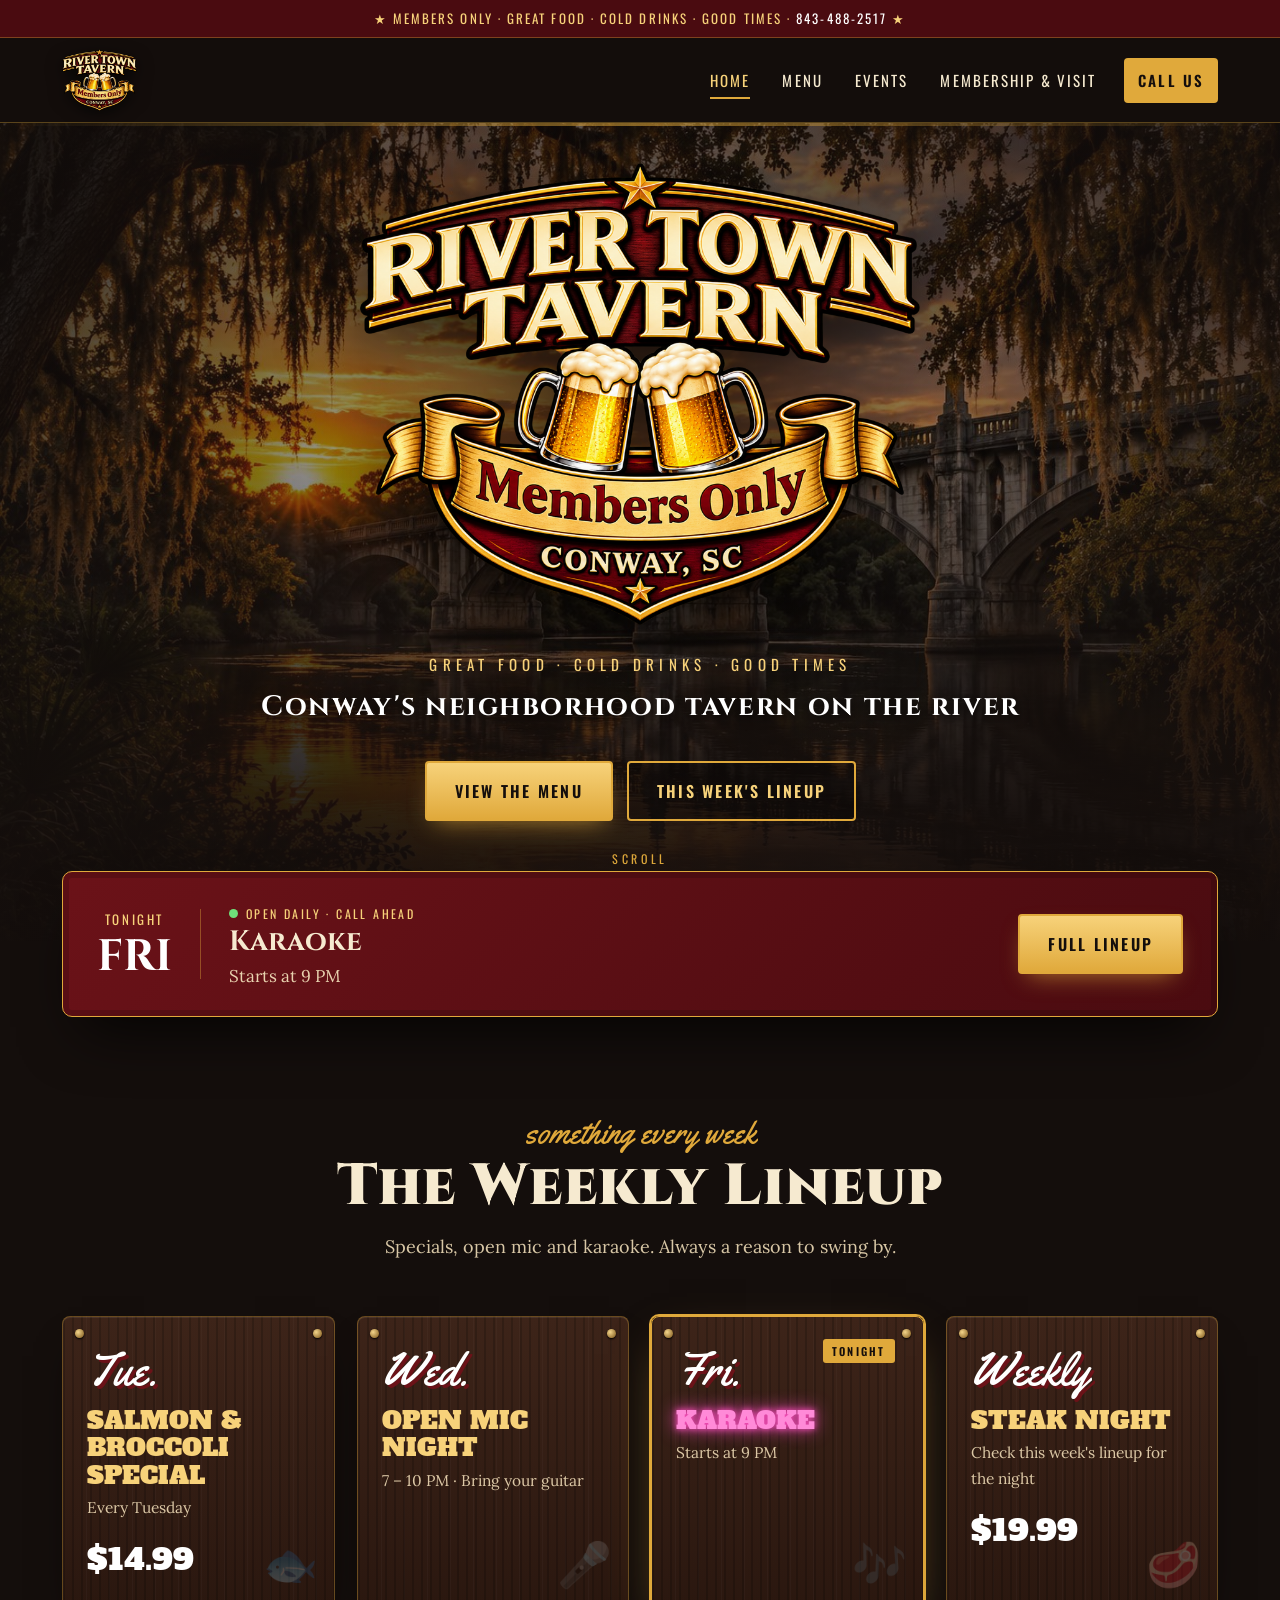
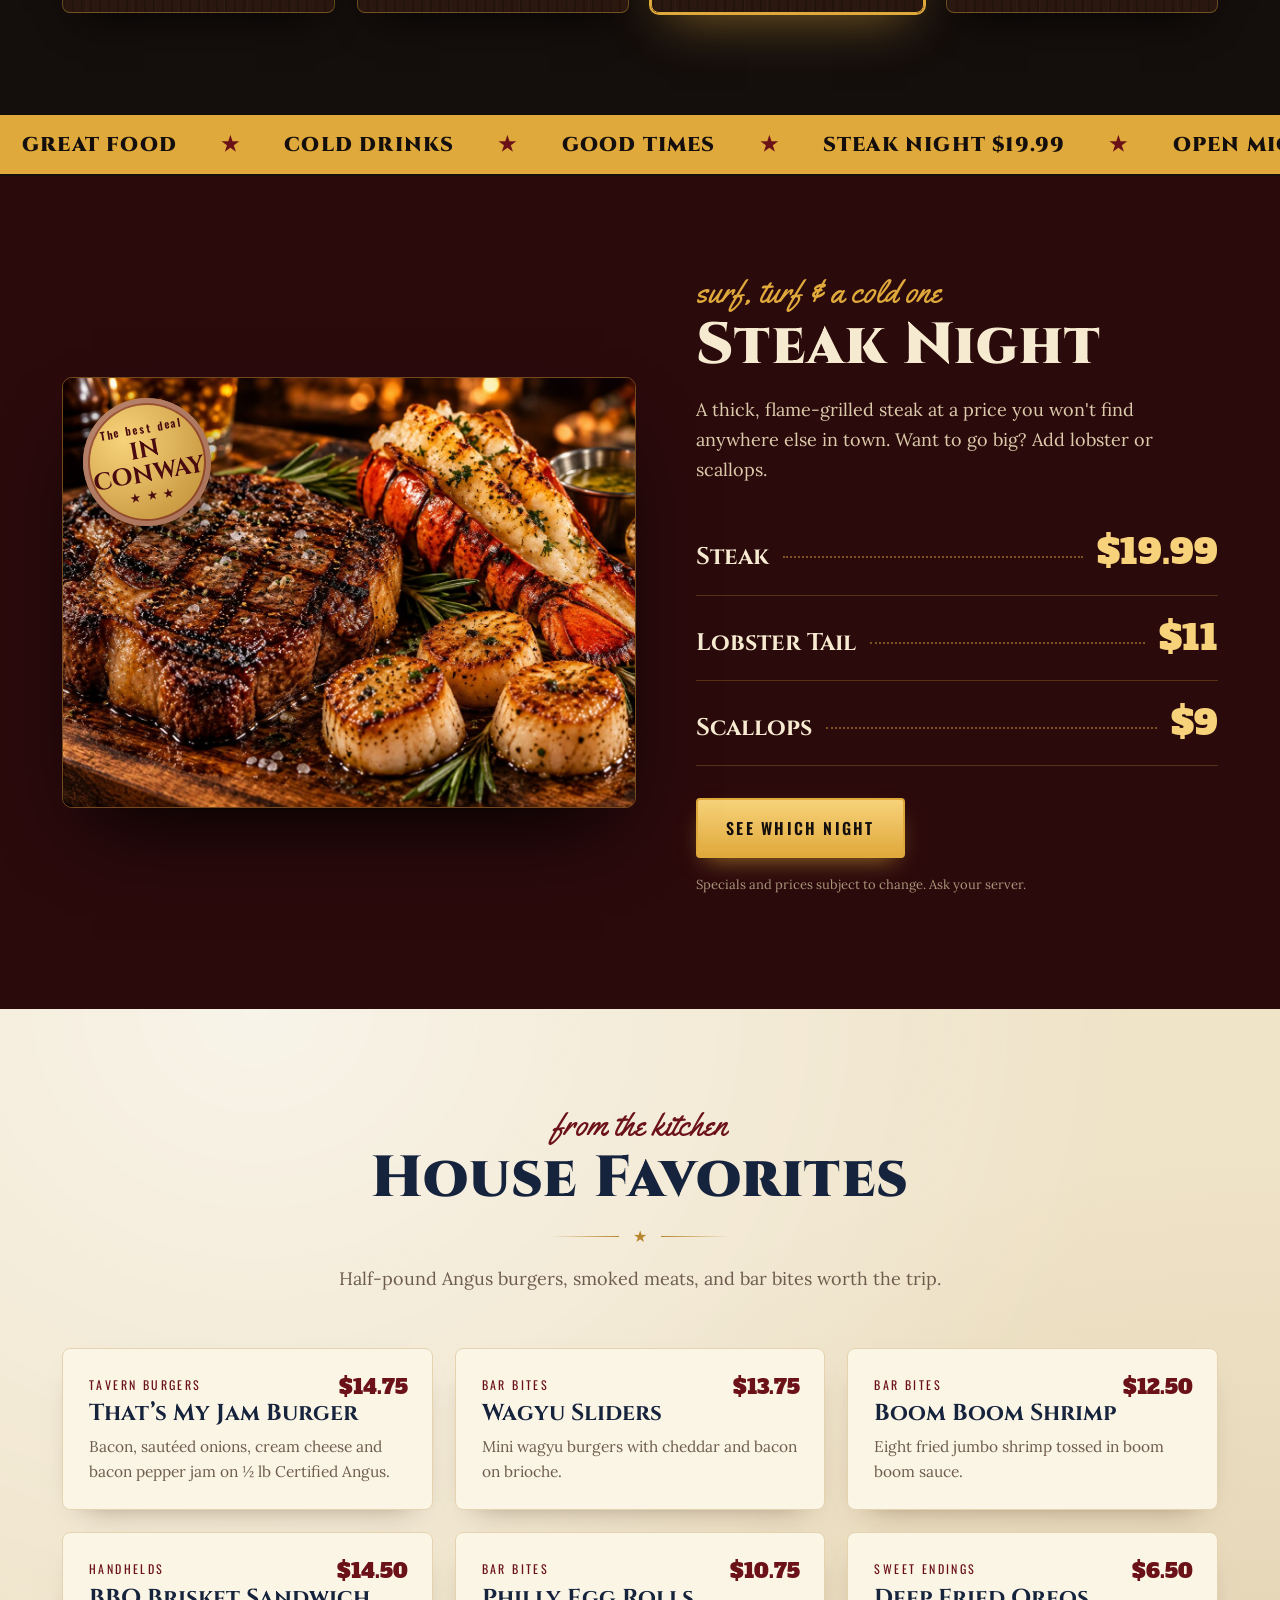
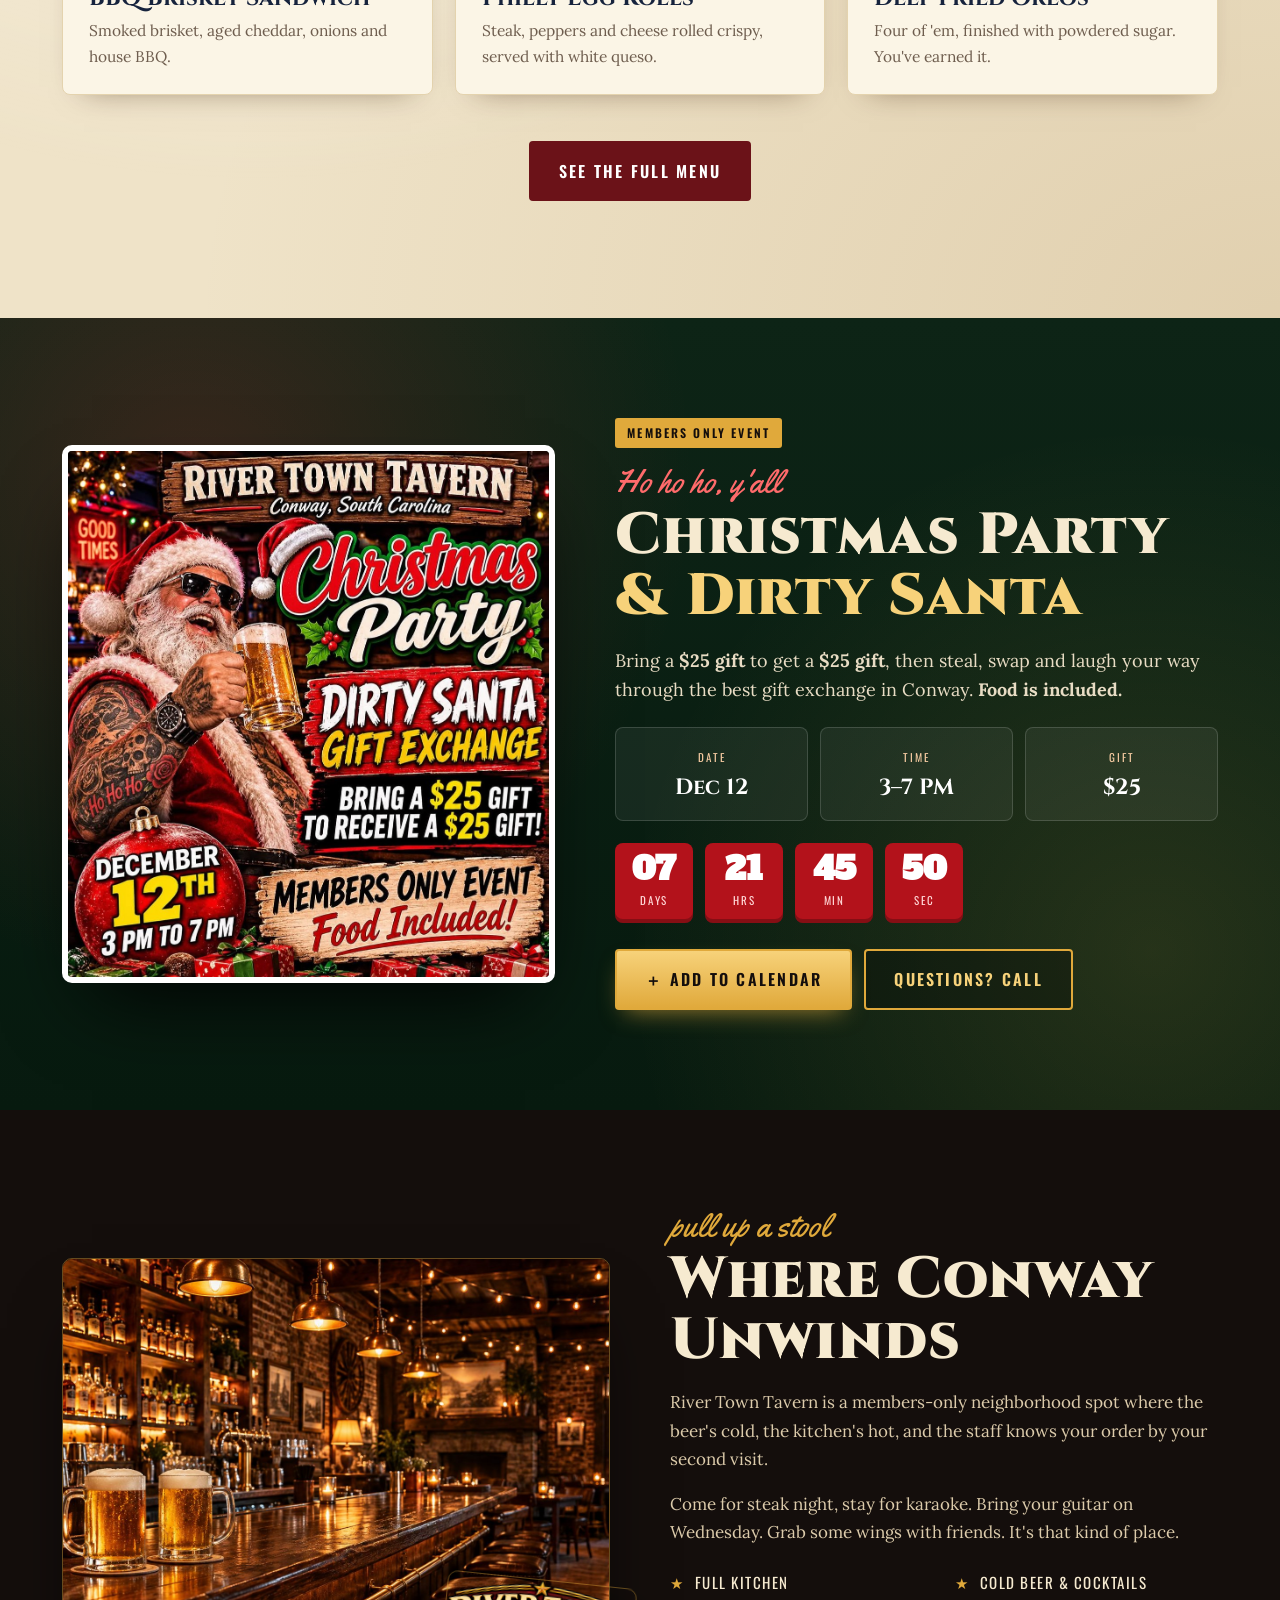
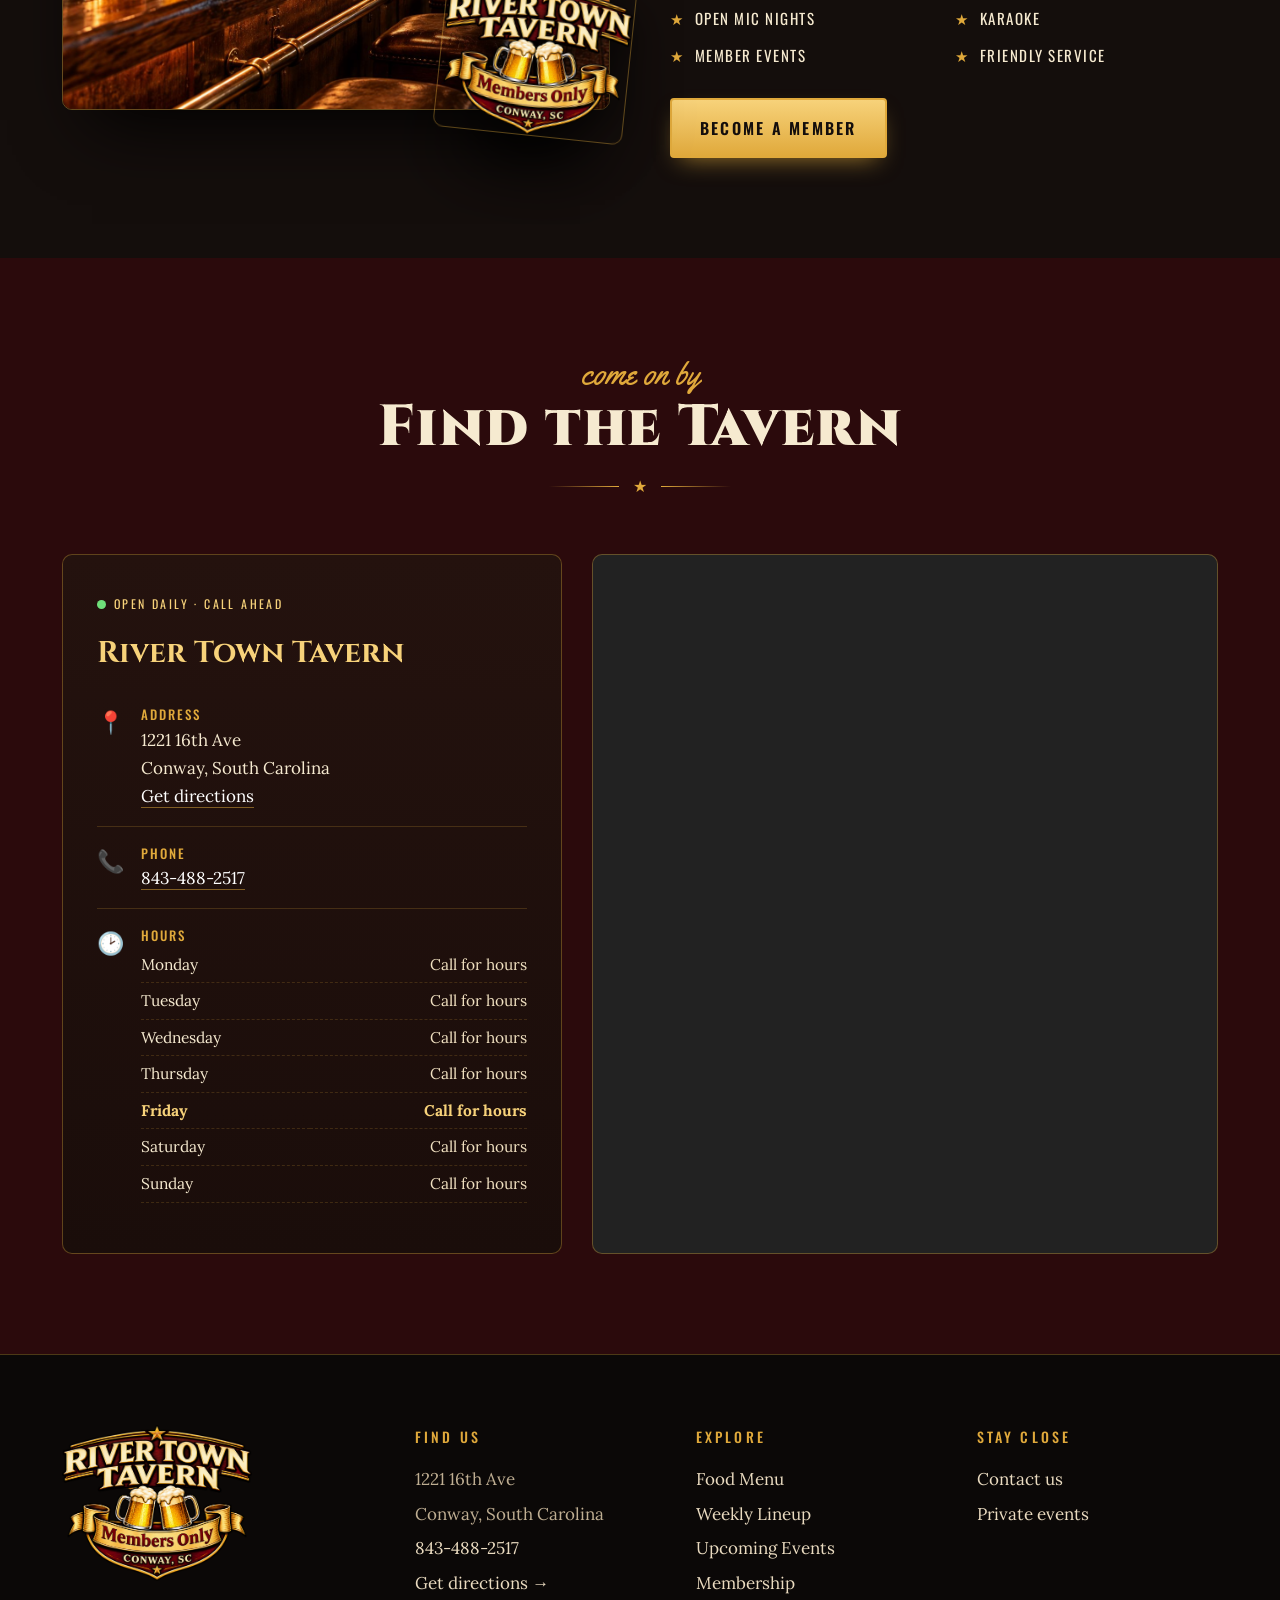
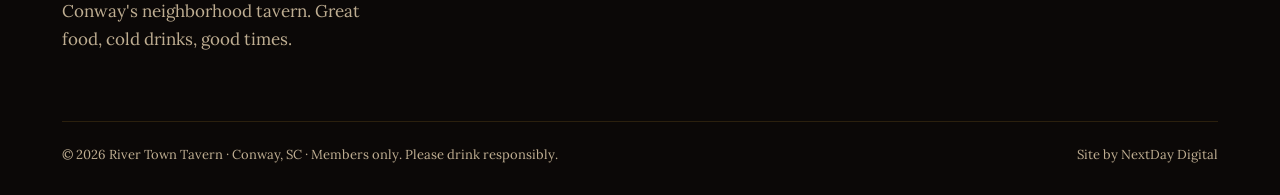
<file: index.html>
<!doctype html>
<html lang="en">
<head>
<meta charset="utf-8">
<meta name="viewport" content="width=device-width,initial-scale=1">
<title>River Town Tavern | Members-Only Tavern in Conway, SC</title>
<meta name="description" content="River Town Tavern in Conway, SC: great food, cold drinks and good times. Steak night, open mic, karaoke, wings, burgers and more. Members only.">
<meta name="theme-color" content="#140E0C">
<meta property="og:title" content="River Town Tavern | Members-Only Tavern in Conway, SC">
<meta property="og:description" content="River Town Tavern in Conway, SC: great food, cold drinks and good times. Steak night, open mic, karaoke, wings, burgers and more. Members only.">
<meta property="og:image" content="assets/img/logo-backdrop.jpg">
<link rel="icon" href="assets/img/favicon.png" type="image/png">
<link rel="preconnect" href="https://fonts.googleapis.com"><link rel="preconnect" href="https://fonts.gstatic.com" crossorigin>
<link href="https://fonts.googleapis.com/css2?family=Alfa+Slab+One&family=Cinzel:wght@700;900&family=Lora:ital,wght@0,400;0,500;1,400&family=Oswald:wght@400;500;600&family=Yellowtail&display=swap" rel="stylesheet">
<link rel="stylesheet" href="assets/css/style.css">
<script type="application/ld+json">{"@context":"https://schema.org","@type":"BarOrPub","name":"River Town Tavern","servesCuisine":["American","Bar Food"],"telephone":"+1-843-488-2517","address":{"@type":"PostalAddress","streetAddress":"1221 16th Ave","addressLocality":"Conway","addressRegion":"SC","addressCountry":"US"},"image":"assets/img/logo.png"}</script>
</head>
<body>
<div class="topbar">★ Members Only<span class="hide-m"> · Great Food · Cold Drinks · Good Times</span> · <a href="tel:8434882517">843-488-2517</a> ★</div>
<header class="site">
  <div class="wrap nav">
    <a class="brand" href="index.html" aria-label="River Town Tavern home"><img src="assets/img/logo-sm.png" alt="River Town Tavern"></a>
    <button class="burger" aria-label="Open menu" aria-expanded="false"><i></i><i></i><i></i></button>
    <nav class="links"><a href="index.html" aria-current="page">Home</a><a href="menu.html">Menu</a><a href="events.html">Events</a><a href="visit.html">Membership &amp; Visit</a><a class="cta" href="tel:8434882517">Call Us</a></nav>
  </div>
</header>

<main>
<section class="hero" style="padding-top:40px">
  <div class="bg" aria-hidden="true"></div>
  <div class="inner wrap">
    <img class="logo" src="assets/img/logo.png" alt="River Town Tavern, Members Only, Conway SC" fetchpriority="high">
    <div class="tag">Great Food · Cold Drinks · Good Times</div>
    <h1>Conway's neighborhood tavern on the river</h1>
    <div class="ctas"><a class="btn btn-gold" href="menu.html">View the Menu</a><a class="btn btn-line" href="events.html">This Week's Lineup</a></div>
  </div>
  <a class="scroll-cue" href="#tonight">Scroll<i></i></a>
</section>
<div class="tonight wrap" id="tonight">
  <div class="tonight-card rv" data-tonight>
    <div class="day">Tonight<b>—</b></div>
    <div><span class="live" data-open></span><h3>Loading…</h3><p></p></div>
    <a class="btn btn-gold" href="events.html">Full Lineup</a>
  </div>
</div>

<section>
  <div class="wrap">
    <div class="sec-head rv"><div class="kicker">something every week</div><h2 class="h2">The Weekly Lineup</h2><p>Specials, open mic and karaoke. Always a reason to swing by.</p></div>
    <div class="lineup" data-lineup></div>
  </div>
</section>
<div class="ticker" aria-hidden="true"><div class="track"><span>Great Food</span><span class="star">★</span><span>Cold Drinks</span><span class="star">★</span><span>Good Times</span><span class="star">★</span><span>Steak Night $19.99</span><span class="star">★</span><span>Open Mic Wednesdays</span><span class="star">★</span><span>Karaoke Fridays</span><span class="star">★</span><span>Wagyu Sliders</span><span class="star">★</span><span>Boom Boom Shrimp</span><span class="star">★</span><span>Members Only</span><span class="star">★</span><span>Great Food</span><span class="star">★</span><span>Cold Drinks</span><span class="star">★</span><span>Good Times</span><span class="star">★</span><span>Steak Night $19.99</span><span class="star">★</span><span>Open Mic Wednesdays</span><span class="star">★</span><span>Karaoke Fridays</span><span class="star">★</span><span>Wagyu Sliders</span><span class="star">★</span><span>Boom Boom Shrimp</span><span class="star">★</span><span>Members Only</span><span class="star">★</span></div></div>

<section class="deal">
  <div class="wrap grid">
    <div class="photo rv"><img src="assets/img/steak-lobster.jpg" alt="Grilled steak with lobster tail and seared scallops" loading="lazy"><div class="seal"><div><small>The best deal</small><b>IN CONWAY</b><small>★ ★ ★</small></div></div></div>
    <div class="rv">
      <div class="kicker">surf, turf &amp; a cold one</div>
      <h2 class="h2">Steak Night</h2>
      <p style="color:#dccbab;font-size:18px">A thick, flame-grilled steak at a price you won't find anywhere else in town. Want to go big? Add lobster or scallops.</p>
      <ul class="price-list">
        <li><span class="n">Steak</span><span class="dots"></span><span class="p">$19.99</span></li>
        <li><span class="n">Lobster Tail</span><span class="dots"></span><span class="p">$11</span></li>
        <li><span class="n">Scallops</span><span class="dots"></span><span class="p">$9</span></li>
      </ul>
      <a class="btn btn-gold" href="events.html">See which night</a>
      <p class="fine" style="margin-top:16px">Specials and prices subject to change. Ask your server.</p>
    </div>
  </div>
</section>

<section class="parch">
  <div class="wrap">
    <div class="sec-head rv"><div class="kicker">from the kitchen</div><h2 class="h2">House Favorites</h2><div class="orn"><span>★</span></div><p style="margin-top:14px">Half-pound Angus burgers, smoked meats, and bar bites worth the trip.</p></div>
    <div class="picks">
      <div class="pick rv"><span class="pr">$14.75</span><div class="cat">Tavern Burgers</div><h3>That’s My Jam Burger</h3><p>Bacon, sautéed onions, cream cheese and bacon pepper jam on ½ lb Certified Angus.</p></div>
      <div class="pick rv"><span class="pr">$13.75</span><div class="cat">Bar Bites</div><h3>Wagyu Sliders</h3><p>Mini wagyu burgers with cheddar and bacon on brioche.</p></div>
      <div class="pick rv"><span class="pr">$12.50</span><div class="cat">Bar Bites</div><h3>Boom Boom Shrimp</h3><p>Eight fried jumbo shrimp tossed in boom boom sauce.</p></div>
      <div class="pick rv"><span class="pr">$14.50</span><div class="cat">Handhelds</div><h3>BBQ Brisket Sandwich</h3><p>Smoked brisket, aged cheddar, onions and house BBQ.</p></div>
      <div class="pick rv"><span class="pr">$10.75</span><div class="cat">Bar Bites</div><h3>Philly Egg Rolls</h3><p>Steak, peppers and cheese rolled crispy, served with white queso.</p></div>
      <div class="pick rv"><span class="pr">$6.50</span><div class="cat">Sweet Endings</div><h3>Deep Fried Oreos</h3><p>Four of 'em, finished with powdered sugar. You've earned it.</p></div>
    </div>
    <p style="text-align:center;margin-top:46px"><a class="btn btn-ox" href="menu.html">See the Full Menu</a></p>
  </div>
</section>

<section class="event" data-event >
  <div class="wrap grid">
    <img class="flyer rv" src="assets/img/christmas-party.jpg" alt="River Town Tavern Christmas Party flyer: Dirty Santa gift exchange, December 12th, 3 to 7 PM" data-zoom loading="lazy">
    <div class="rv">
      <span class="tag-pill">Members Only Event</span>
      <div class="kicker" style="margin-top:18px">Ho ho ho, y'all</div>
      <h2 class="h2">Christmas Party<br><span style="color:var(--gold-2)">&amp; Dirty Santa</span></h2>
      <p style="color:#e8dcc4;font-size:18px">Bring a <b>$25 gift</b> to get a <b>$25 gift</b>, then steal, swap and laugh your way through the best gift exchange in Conway. <b>Food is included.</b></p>
      <div class="ev-facts"><div><small>Date</small><b>Dec 12</b></div><div><small>Time</small><b>3–7 PM</b></div><div><small>Gift</small><b>$25</b></div></div>
      <div class="countdown" data-countdown></div>
      <div style="display:flex;gap:12px;flex-wrap:wrap"><a href="#" class="btn btn-gold" data-ics="0">＋ Add to Calendar</a><a href="tel:8434882517" class="btn btn-line">Questions? Call</a></div>
    </div>
  </div>
</section>

<section class="about">
  <div class="wrap grid">
    <div class="photo rv"><img src="assets/img/bar-interior.jpg" alt="Warm tavern bar with frosty mugs of beer" loading="lazy"><img class="stamp" src="assets/img/logo-sm.png" alt="" aria-hidden="true"></div>
    <div class="rv">
      <div class="kicker">pull up a stool</div>
      <h2 class="h2">Where Conway Unwinds</h2>
      <p>River Town Tavern is a members-only neighborhood spot where the beer's cold, the kitchen's hot, and the staff knows your order by your second visit.</p>
      <p>Come for steak night, stay for karaoke. Bring your guitar on Wednesday. Grab some wings with friends. It's that kind of place.</p>
      <ul class="feats"><li>Full kitchen</li><li>Cold beer &amp; cocktails</li><li>Open mic nights</li><li>Karaoke</li><li>Member events</li><li>Friendly service</li></ul>
      <a class="btn btn-gold" href="visit.html">Become a Member</a>
    </div>
  </div>
</section>
<section class="visit">
  <div class="wrap">
    <div class="sec-head rv"><div class="kicker">come on by</div><h2 class="h2">Find the Tavern</h2><div class="orn"><span>★</span></div></div>
    <div class="grid">
      <div class="card-dark rv">
        <span class="live" data-open></span>
        <h3 style="margin-top:12px">River Town Tavern</h3>
        <div class="row"><div class="ic">📍</div><div><b>Address</b>1221 16th Ave<br>Conway, South Carolina<br><a href="https://www.google.com/maps/dir/?api=1&destination=1221+16th+Ave,+Conway,+SC" target="_blank" rel="noopener">Get directions</a></div></div>
        <div class="row"><div class="ic">📞</div><div><b>Phone</b><span data-phone></span></div></div>
        <div class="row"><div class="ic">🕑</div><div style="flex:1"><b>Hours</b><table class="hours" data-hours></table></div></div>
      </div>
      <div class="map rv"><iframe title="Map to River Town Tavern" loading="lazy" referrerpolicy="no-referrer-when-downgrade" src="https://www.google.com/maps?q=1221+16th+Ave,+Conway,+SC&output=embed"></iframe></div>
    </div>
  </div>
</section>
</main>
<footer class="site">
  <div class="wrap">
    <div class="foot">
      <div><img src="assets/img/logo.png" alt="River Town Tavern"><p style="margin-top:16px">Conway's neighborhood tavern. Great food, cold drinks, good times.</p></div>
      <div><h4>Find Us</h4><ul><li>1221 16th Ave</li><li>Conway, South Carolina</li><li data-phone></li><li><a href="https://www.google.com/maps/dir/?api=1&destination=1221+16th+Ave,+Conway,+SC" target="_blank" rel="noopener">Get directions →</a></li></ul></div>
      <div><h4>Explore</h4><ul><li><a href="menu.html">Food Menu</a></li><li><a href="events.html">Weekly Lineup</a></li><li><a href="events.html#upcoming">Upcoming Events</a></li><li><a href="visit.html">Membership</a></li></ul></div>
      <div><h4>Stay Close</h4><ul><li><a href="visit.html#contact">Contact us</a></li><li><a href="visit.html#contact">Private events</a></li><li data-fb></li></ul></div>
    </div>
    <div class="copy"><span>© <span data-year></span> River Town Tavern · Conway, SC · Members only. Please drink responsibly.</span><span>Site by NextDay Digital</span></div>
  </div>
</footer>
<div class="lightbox" role="dialog" aria-label="Image viewer"><img alt=""></div>
<script src="assets/js/main.js"></script>
</body>
</html>
</file>
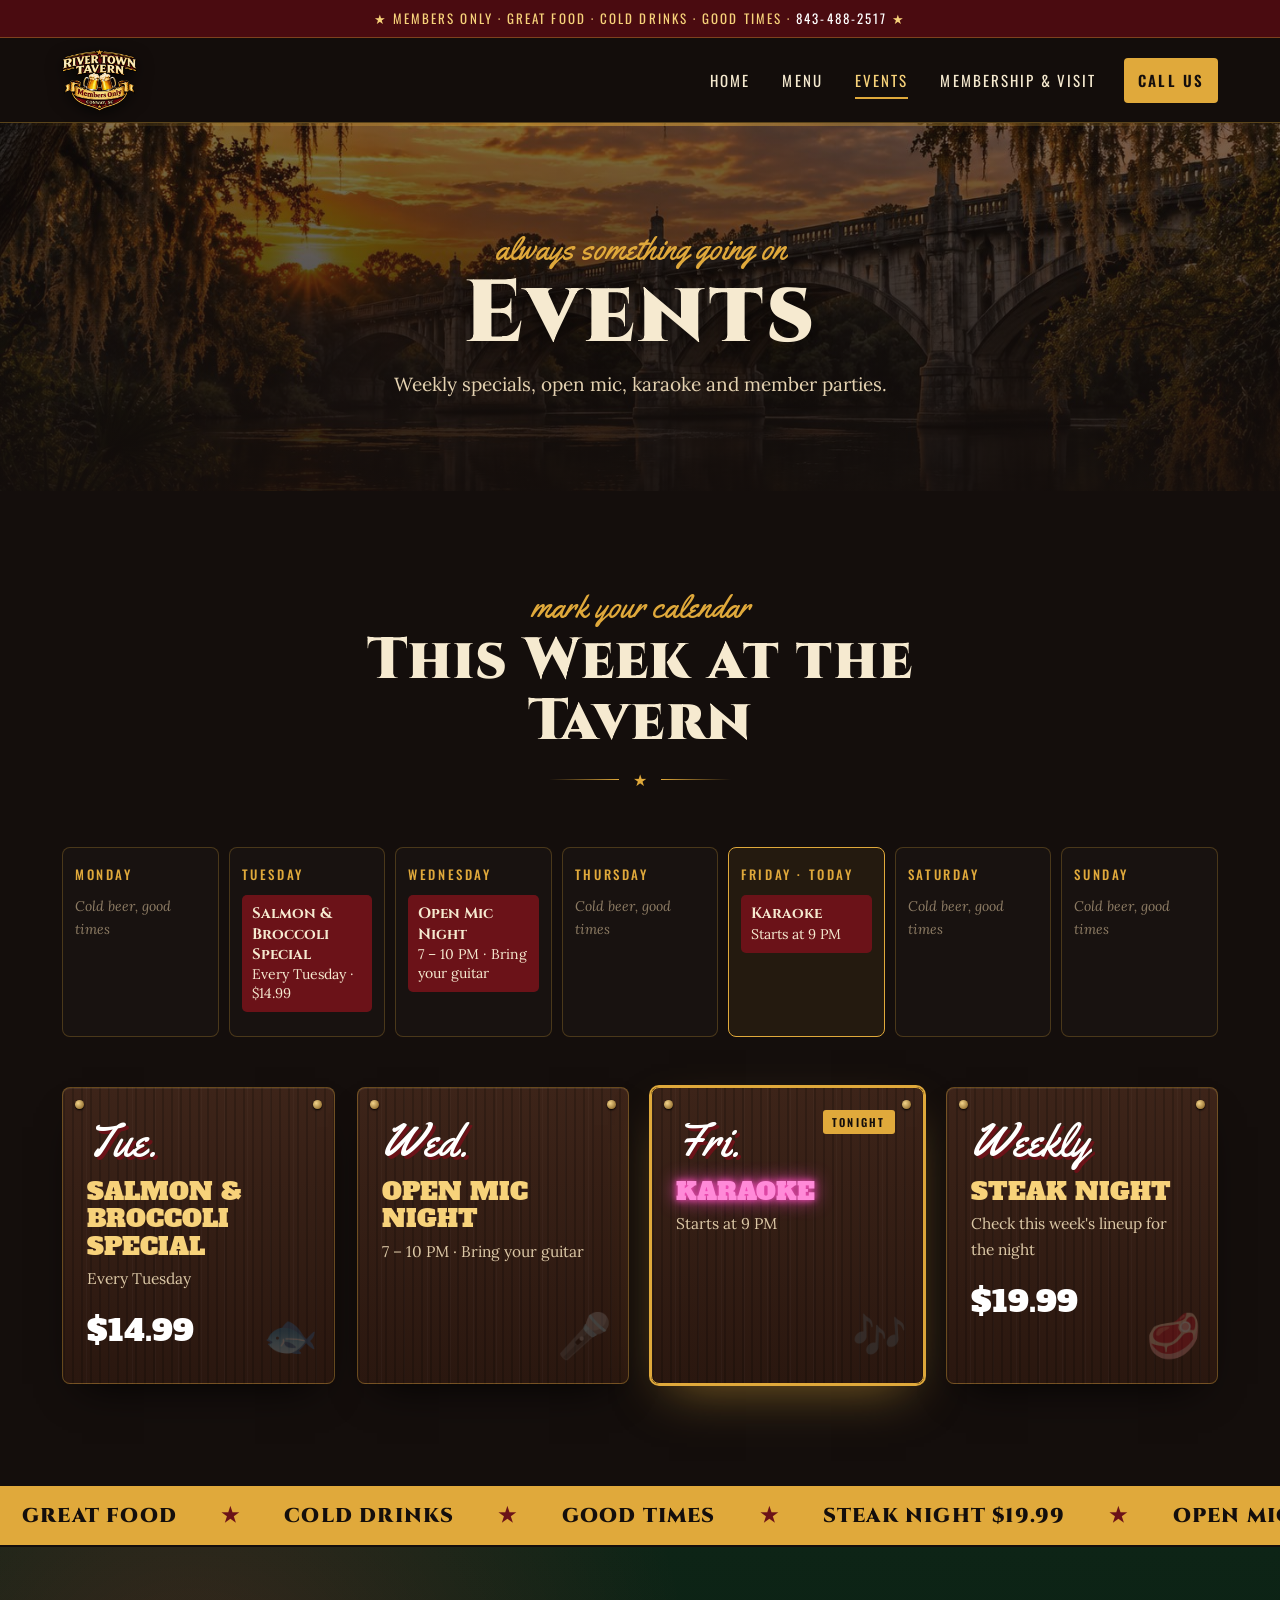
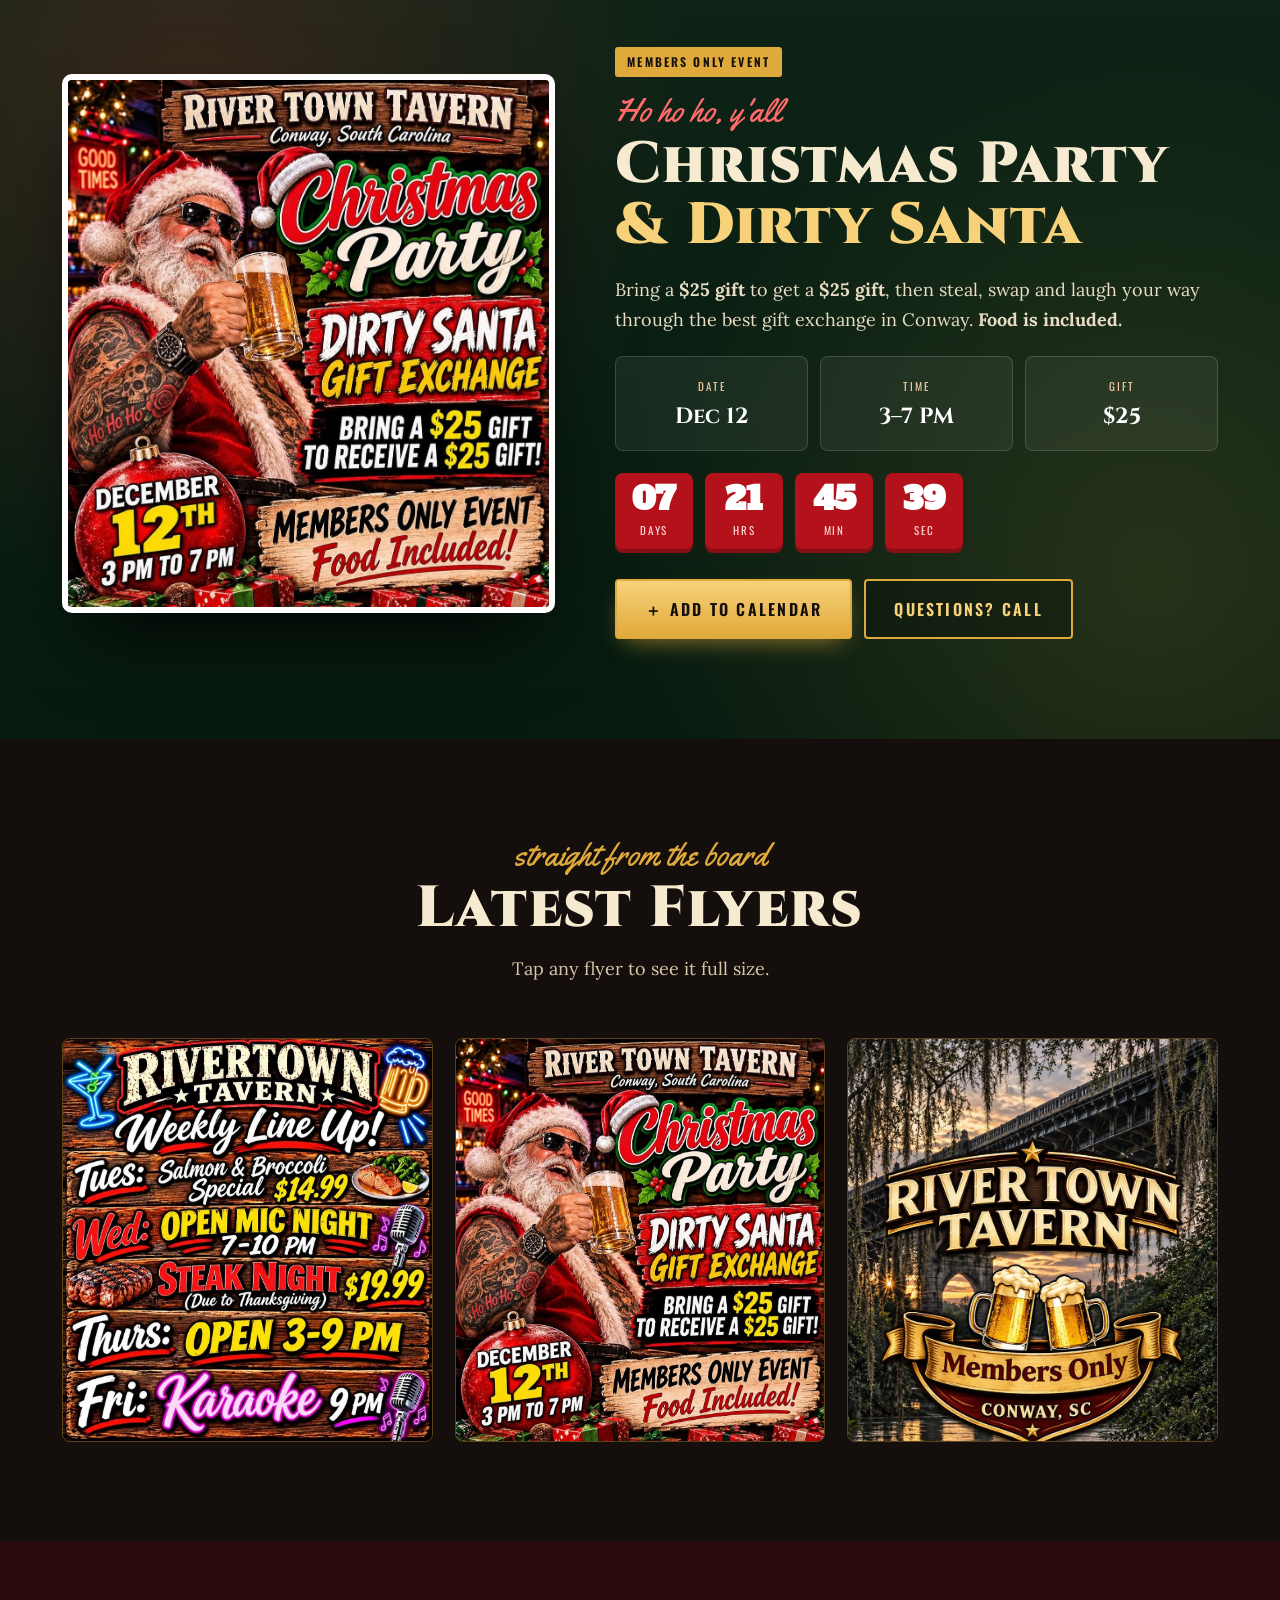
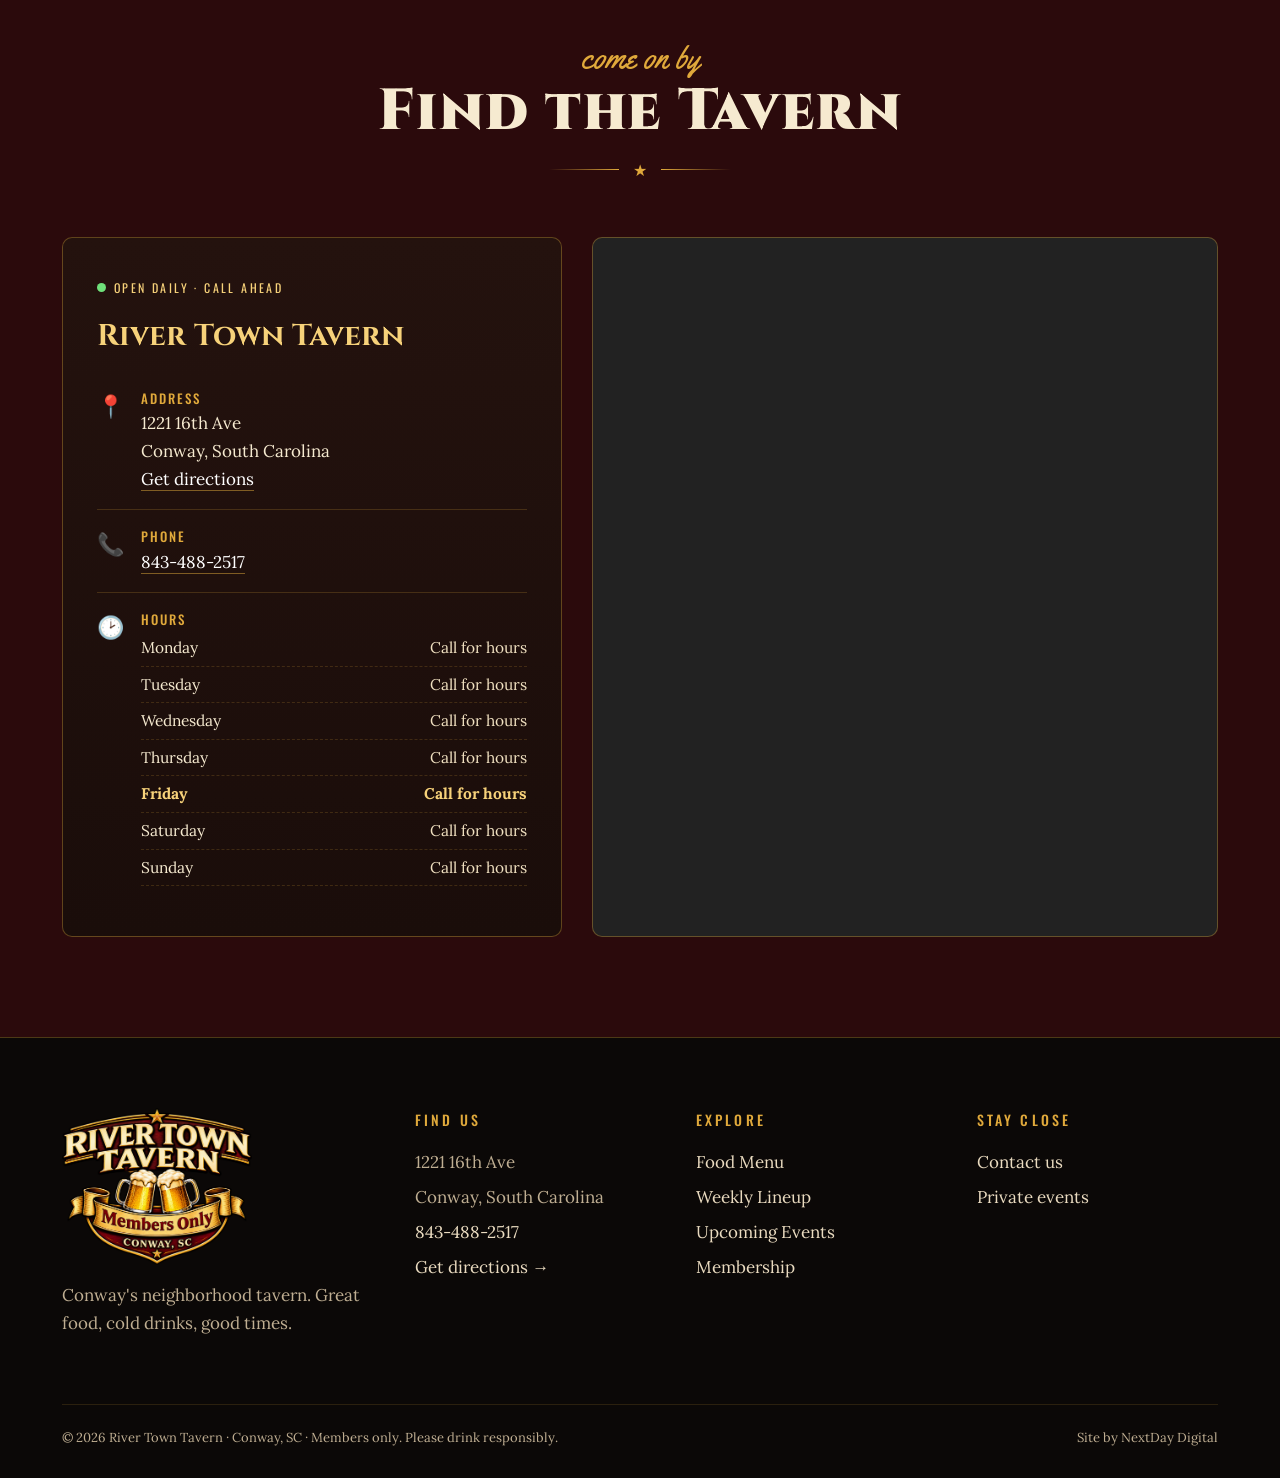
<file: events.html>
<!doctype html>
<html lang="en">
<head>
<meta charset="utf-8">
<meta name="viewport" content="width=device-width,initial-scale=1">
<title>Events & Weekly Lineup | River Town Tavern · Conway, SC</title>
<meta name="description" content="Open mic Wednesdays, karaoke Fridays, steak night, Tuesday salmon special and member events at River Town Tavern in Conway, SC.">
<meta name="theme-color" content="#140E0C">
<meta property="og:title" content="Events & Weekly Lineup | River Town Tavern · Conway, SC">
<meta property="og:description" content="Open mic Wednesdays, karaoke Fridays, steak night, Tuesday salmon special and member events at River Town Tavern in Conway, SC.">
<meta property="og:image" content="assets/img/logo-backdrop.jpg">
<link rel="icon" href="assets/img/favicon.png" type="image/png">
<link rel="preconnect" href="https://fonts.googleapis.com"><link rel="preconnect" href="https://fonts.gstatic.com" crossorigin>
<link href="https://fonts.googleapis.com/css2?family=Alfa+Slab+One&family=Cinzel:wght@700;900&family=Lora:ital,wght@0,400;0,500;1,400&family=Oswald:wght@400;500;600&family=Yellowtail&display=swap" rel="stylesheet">
<link rel="stylesheet" href="assets/css/style.css">
<script type="application/ld+json">{"@context":"https://schema.org","@type":"BarOrPub","name":"River Town Tavern","servesCuisine":["American","Bar Food"],"telephone":"+1-843-488-2517","address":{"@type":"PostalAddress","streetAddress":"1221 16th Ave","addressLocality":"Conway","addressRegion":"SC","addressCountry":"US"},"image":"assets/img/logo.png"}</script>
</head>
<body>
<div class="topbar">★ Members Only<span class="hide-m"> · Great Food · Cold Drinks · Good Times</span> · <a href="tel:8434882517">843-488-2517</a> ★</div>
<header class="site">
  <div class="wrap nav">
    <a class="brand" href="index.html" aria-label="River Town Tavern home"><img src="assets/img/logo-sm.png" alt="River Town Tavern"></a>
    <button class="burger" aria-label="Open menu" aria-expanded="false"><i></i><i></i><i></i></button>
    <nav class="links"><a href="index.html">Home</a><a href="menu.html">Menu</a><a href="events.html" aria-current="page">Events</a><a href="visit.html">Membership &amp; Visit</a><a class="cta" href="tel:8434882517">Call Us</a></nav>
  </div>
</header>

<main>
<section class="page-hero"><div class="bg" style="background-image:url(assets/img/hero-river.jpg)"></div><div class="wrap"><div class="kicker">always something going on</div><h1>Events</h1><p>Weekly specials, open mic, karaoke and member parties.</p></div></section>
<section>
  <div class="wrap">
    <div class="sec-head rv"><div class="kicker">mark your calendar</div><h2 class="h2">This Week at the Tavern</h2><div class="orn"><span>★</span></div></div>
    <div class="week rv" data-week></div>
    <div class="lineup" data-lineup style="margin-top:50px"></div>
  </div>
</section>
<div class="ticker" aria-hidden="true"><div class="track"><span>Great Food</span><span class="star">★</span><span>Cold Drinks</span><span class="star">★</span><span>Good Times</span><span class="star">★</span><span>Steak Night $19.99</span><span class="star">★</span><span>Open Mic Wednesdays</span><span class="star">★</span><span>Karaoke Fridays</span><span class="star">★</span><span>Wagyu Sliders</span><span class="star">★</span><span>Boom Boom Shrimp</span><span class="star">★</span><span>Members Only</span><span class="star">★</span><span>Great Food</span><span class="star">★</span><span>Cold Drinks</span><span class="star">★</span><span>Good Times</span><span class="star">★</span><span>Steak Night $19.99</span><span class="star">★</span><span>Open Mic Wednesdays</span><span class="star">★</span><span>Karaoke Fridays</span><span class="star">★</span><span>Wagyu Sliders</span><span class="star">★</span><span>Boom Boom Shrimp</span><span class="star">★</span><span>Members Only</span><span class="star">★</span></div></div>
<section class="event" data-event id="upcoming">
  <div class="wrap grid">
    <img class="flyer rv" src="assets/img/christmas-party.jpg" alt="River Town Tavern Christmas Party flyer: Dirty Santa gift exchange, December 12th, 3 to 7 PM" data-zoom loading="lazy">
    <div class="rv">
      <span class="tag-pill">Members Only Event</span>
      <div class="kicker" style="margin-top:18px">Ho ho ho, y'all</div>
      <h2 class="h2">Christmas Party<br><span style="color:var(--gold-2)">&amp; Dirty Santa</span></h2>
      <p style="color:#e8dcc4;font-size:18px">Bring a <b>$25 gift</b> to get a <b>$25 gift</b>, then steal, swap and laugh your way through the best gift exchange in Conway. <b>Food is included.</b></p>
      <div class="ev-facts"><div><small>Date</small><b>Dec 12</b></div><div><small>Time</small><b>3–7 PM</b></div><div><small>Gift</small><b>$25</b></div></div>
      <div class="countdown" data-countdown></div>
      <div style="display:flex;gap:12px;flex-wrap:wrap"><a href="#" class="btn btn-gold" data-ics="0">＋ Add to Calendar</a><a href="tel:8434882517" class="btn btn-line">Questions? Call</a></div>
    </div>
  </div>
</section>
<section>
  <div class="wrap">
    <div class="sec-head rv"><div class="kicker">straight from the board</div><h2 class="h2">Latest Flyers</h2><p>Tap any flyer to see it full size.</p></div>
    <div class="flyers rv">
      <img src="assets/img/weekly-lineup.jpg" alt="Weekly line up flyer" data-zoom loading="lazy">
      <img src="assets/img/christmas-party.jpg" alt="Christmas party flyer" data-zoom loading="lazy">
      <img src="assets/img/logo-backdrop.jpg" alt="River Town Tavern logo over the Conway river bridge" data-zoom loading="lazy">
    </div>
  </div>
</section>
<section class="visit">
  <div class="wrap">
    <div class="sec-head rv"><div class="kicker">come on by</div><h2 class="h2">Find the Tavern</h2><div class="orn"><span>★</span></div></div>
    <div class="grid">
      <div class="card-dark rv">
        <span class="live" data-open></span>
        <h3 style="margin-top:12px">River Town Tavern</h3>
        <div class="row"><div class="ic">📍</div><div><b>Address</b>1221 16th Ave<br>Conway, South Carolina<br><a href="https://www.google.com/maps/dir/?api=1&destination=1221+16th+Ave,+Conway,+SC" target="_blank" rel="noopener">Get directions</a></div></div>
        <div class="row"><div class="ic">📞</div><div><b>Phone</b><span data-phone></span></div></div>
        <div class="row"><div class="ic">🕑</div><div style="flex:1"><b>Hours</b><table class="hours" data-hours></table></div></div>
      </div>
      <div class="map rv"><iframe title="Map to River Town Tavern" loading="lazy" referrerpolicy="no-referrer-when-downgrade" src="https://www.google.com/maps?q=1221+16th+Ave,+Conway,+SC&output=embed"></iframe></div>
    </div>
  </div>
</section>
</main>
<footer class="site">
  <div class="wrap">
    <div class="foot">
      <div><img src="assets/img/logo.png" alt="River Town Tavern"><p style="margin-top:16px">Conway's neighborhood tavern. Great food, cold drinks, good times.</p></div>
      <div><h4>Find Us</h4><ul><li>1221 16th Ave</li><li>Conway, South Carolina</li><li data-phone></li><li><a href="https://www.google.com/maps/dir/?api=1&destination=1221+16th+Ave,+Conway,+SC" target="_blank" rel="noopener">Get directions →</a></li></ul></div>
      <div><h4>Explore</h4><ul><li><a href="menu.html">Food Menu</a></li><li><a href="events.html">Weekly Lineup</a></li><li><a href="events.html#upcoming">Upcoming Events</a></li><li><a href="visit.html">Membership</a></li></ul></div>
      <div><h4>Stay Close</h4><ul><li><a href="visit.html#contact">Contact us</a></li><li><a href="visit.html#contact">Private events</a></li><li data-fb></li></ul></div>
    </div>
    <div class="copy"><span>© <span data-year></span> River Town Tavern · Conway, SC · Members only. Please drink responsibly.</span><span>Site by NextDay Digital</span></div>
  </div>
</footer>
<div class="lightbox" role="dialog" aria-label="Image viewer"><img alt=""></div>
<script src="assets/js/main.js"></script>
</body>
</html>
</file>
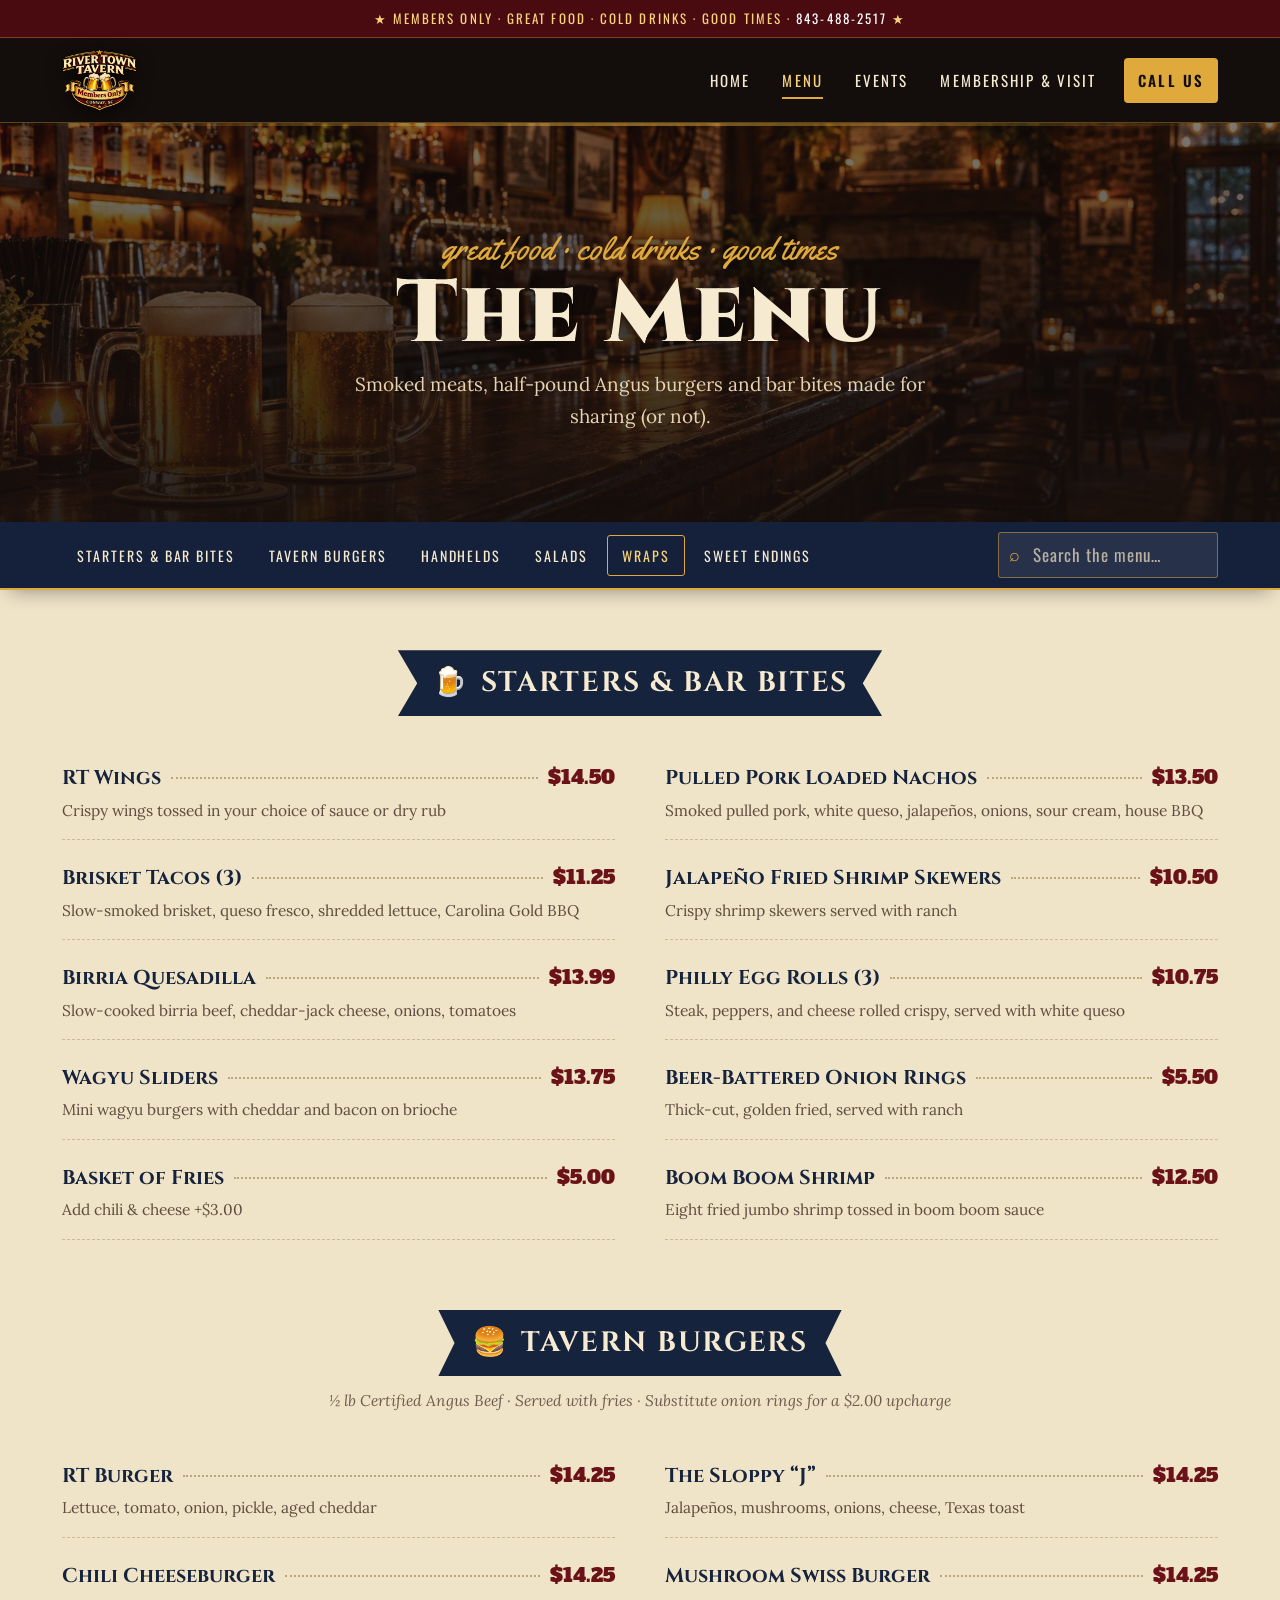
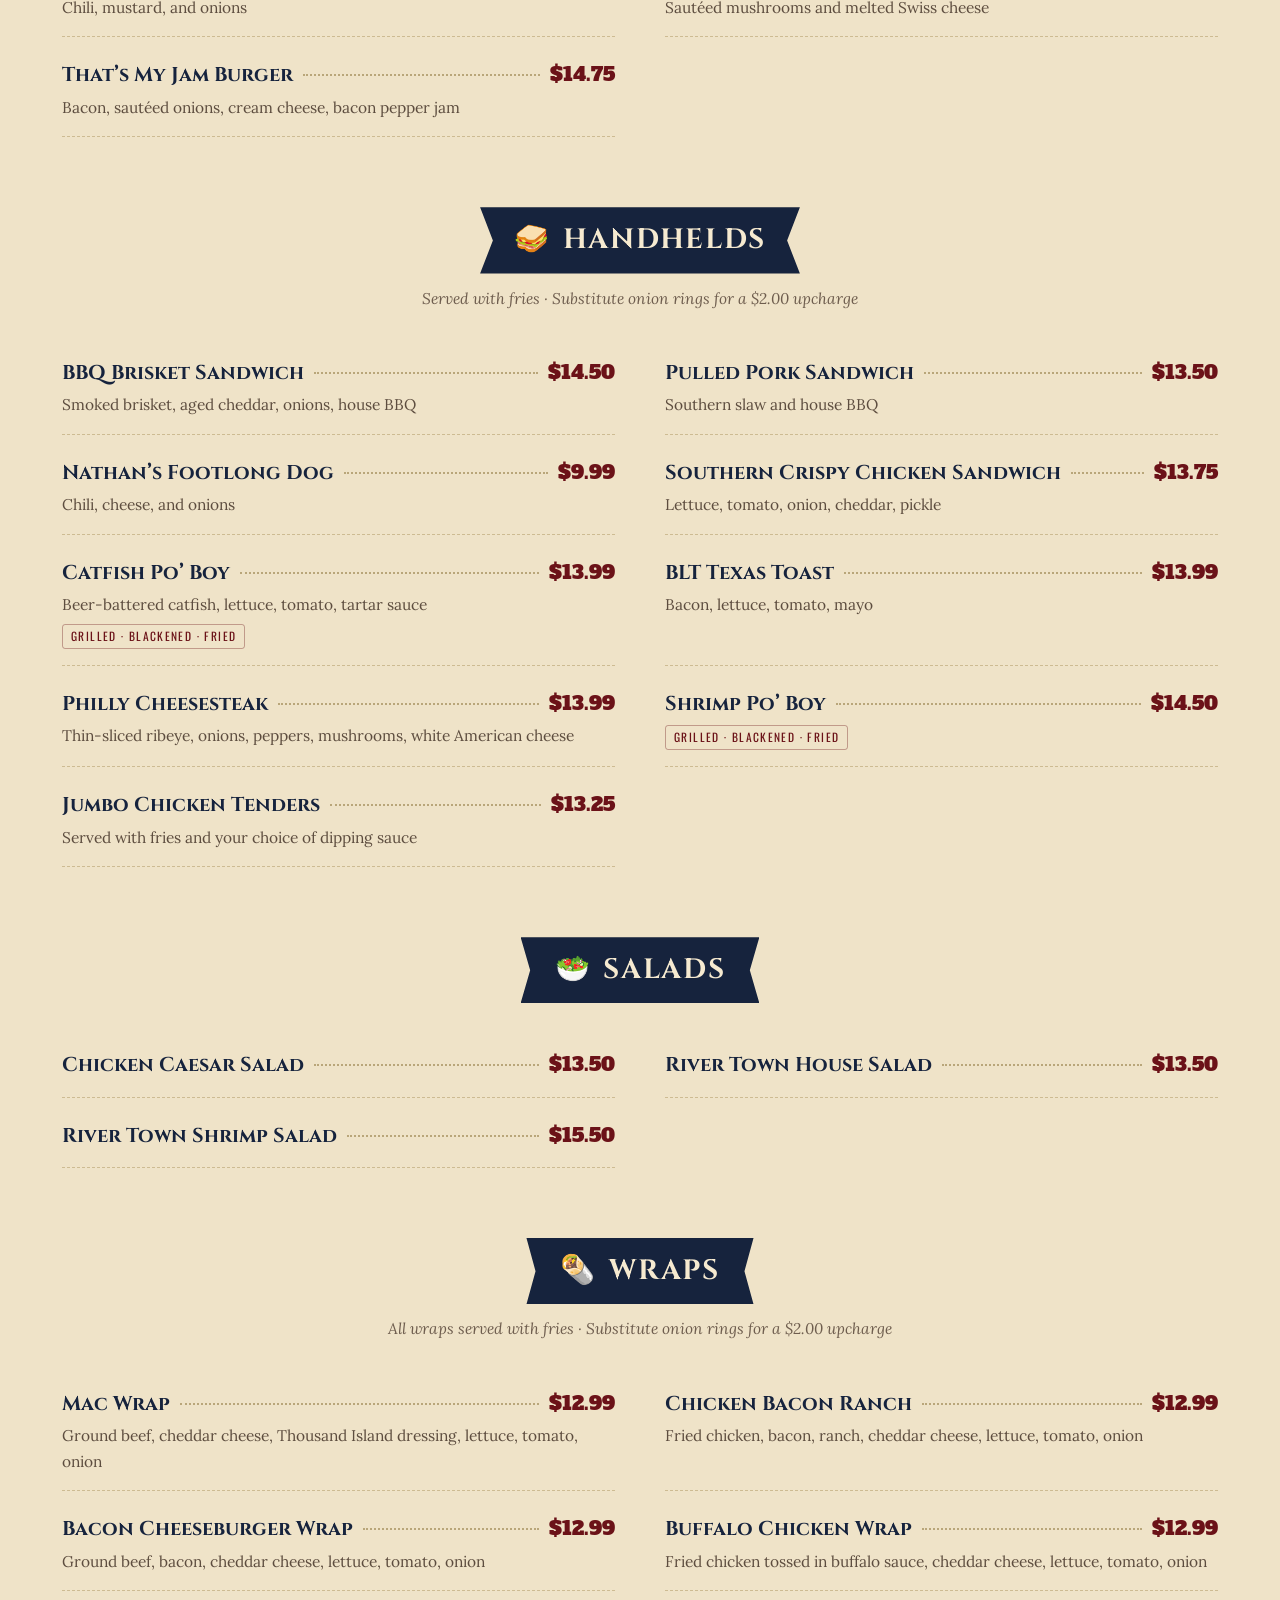
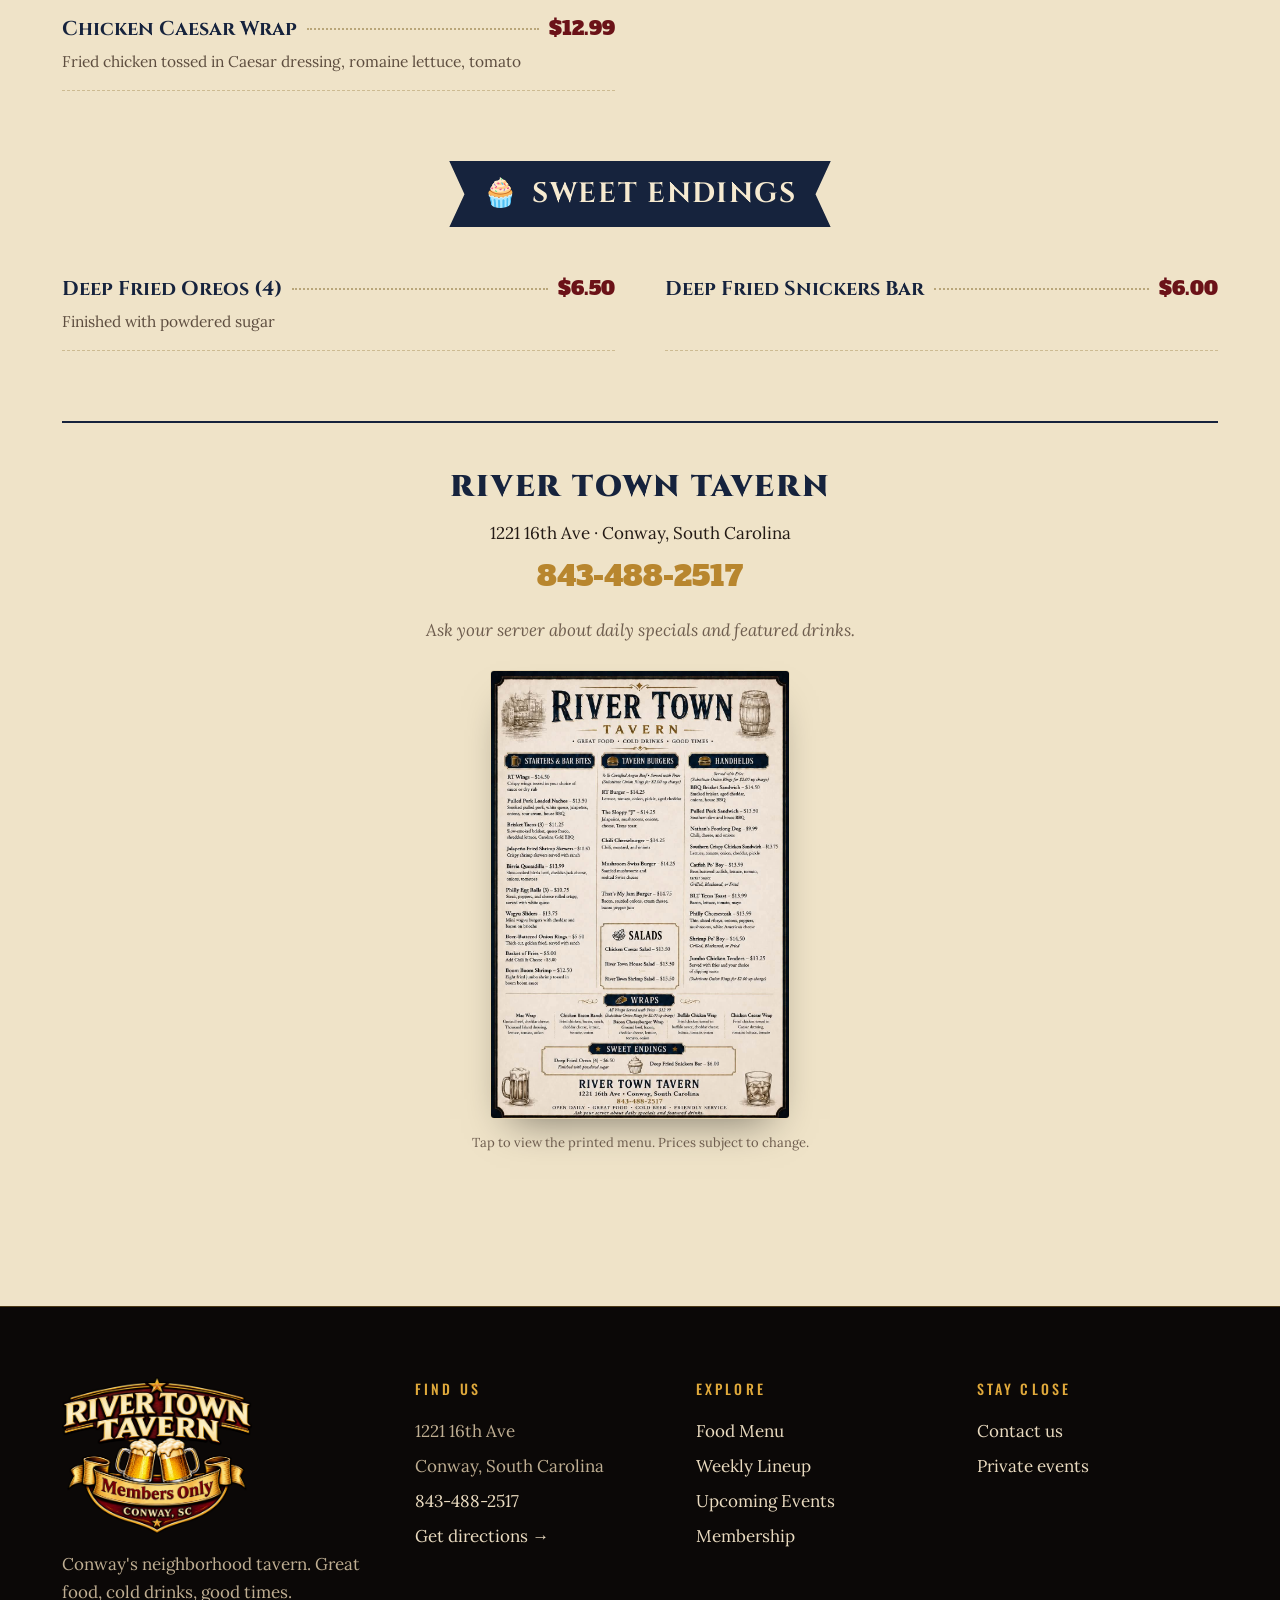
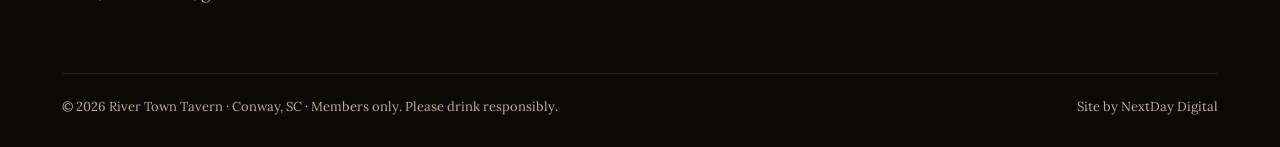
<file: menu.html>
<!doctype html>
<html lang="en">
<head>
<meta charset="utf-8">
<meta name="viewport" content="width=device-width,initial-scale=1">
<title>Menu | River Town Tavern · Conway, SC</title>
<meta name="description" content="The full River Town Tavern menu: wings, nachos, ½ lb Angus burgers, handhelds, salads, wraps and desserts.">
<meta name="theme-color" content="#140E0C">
<meta property="og:title" content="Menu | River Town Tavern · Conway, SC">
<meta property="og:description" content="The full River Town Tavern menu: wings, nachos, ½ lb Angus burgers, handhelds, salads, wraps and desserts.">
<meta property="og:image" content="assets/img/logo-backdrop.jpg">
<link rel="icon" href="assets/img/favicon.png" type="image/png">
<link rel="preconnect" href="https://fonts.googleapis.com"><link rel="preconnect" href="https://fonts.gstatic.com" crossorigin>
<link href="https://fonts.googleapis.com/css2?family=Alfa+Slab+One&family=Cinzel:wght@700;900&family=Lora:ital,wght@0,400;0,500;1,400&family=Oswald:wght@400;500;600&family=Yellowtail&display=swap" rel="stylesheet">
<link rel="stylesheet" href="assets/css/style.css">
<script type="application/ld+json">{"@context":"https://schema.org","@type":"BarOrPub","name":"River Town Tavern","servesCuisine":["American","Bar Food"],"telephone":"+1-843-488-2517","address":{"@type":"PostalAddress","streetAddress":"1221 16th Ave","addressLocality":"Conway","addressRegion":"SC","addressCountry":"US"},"image":"assets/img/logo.png"}</script>
</head>
<body>
<div class="topbar">★ Members Only<span class="hide-m"> · Great Food · Cold Drinks · Good Times</span> · <a href="tel:8434882517">843-488-2517</a> ★</div>
<header class="site">
  <div class="wrap nav">
    <a class="brand" href="index.html" aria-label="River Town Tavern home"><img src="assets/img/logo-sm.png" alt="River Town Tavern"></a>
    <button class="burger" aria-label="Open menu" aria-expanded="false"><i></i><i></i><i></i></button>
    <nav class="links"><a href="index.html">Home</a><a href="menu.html" aria-current="page">Menu</a><a href="events.html">Events</a><a href="visit.html">Membership &amp; Visit</a><a class="cta" href="tel:8434882517">Call Us</a></nav>
  </div>
</header>

<main>
<section class="page-hero"><div class="bg" style="background-image:url(assets/img/bar-interior.jpg)"></div><div class="wrap"><div class="kicker">great food · cold drinks · good times</div><h1>The Menu</h1><p>Smoked meats, half-pound Angus burgers and bar bites made for sharing (or not).</p></div></section>
<div class="menu-nav"><div class="wrap"><div class="cats"><a href="#starters" class="on">Starters &amp; Bar Bites</a><a href="#burgers">Tavern Burgers</a><a href="#handhelds">Handhelds</a><a href="#salads">Salads</a><a href="#wraps">Wraps</a><a href="#sweets">Sweet Endings</a></div><label class="menu-search"><input type="search" placeholder="Search the menu…" aria-label="Search the menu"></label></div></div>
<section class="menu-page">
  <div class="wrap menu-wrap">
    <div class="mblock" id="starters"><div class="mhead"><span class="ribbon"><span aria-hidden="true">🍺</span>Starters &amp; Bar Bites</span></div><div class="mgrid"><div class="mi"><div class="top"><h3>RT Wings</h3><span class="lead"></span><span class="pr">$14.50</span></div><p>Crispy wings tossed in your choice of sauce or dry rub</p></div><div class="mi"><div class="top"><h3>Pulled Pork Loaded Nachos</h3><span class="lead"></span><span class="pr">$13.50</span></div><p>Smoked pulled pork, white queso, jalapeños, onions, sour cream, house BBQ</p></div><div class="mi"><div class="top"><h3>Brisket Tacos (3)</h3><span class="lead"></span><span class="pr">$11.25</span></div><p>Slow-smoked brisket, queso fresco, shredded lettuce, Carolina Gold BBQ</p></div><div class="mi"><div class="top"><h3>Jalapeño Fried Shrimp Skewers</h3><span class="lead"></span><span class="pr">$10.50</span></div><p>Crispy shrimp skewers served with ranch</p></div><div class="mi"><div class="top"><h3>Birria Quesadilla</h3><span class="lead"></span><span class="pr">$13.99</span></div><p>Slow-cooked birria beef, cheddar-jack cheese, onions, tomatoes</p></div><div class="mi"><div class="top"><h3>Philly Egg Rolls (3)</h3><span class="lead"></span><span class="pr">$10.75</span></div><p>Steak, peppers, and cheese rolled crispy, served with white queso</p></div><div class="mi"><div class="top"><h3>Wagyu Sliders</h3><span class="lead"></span><span class="pr">$13.75</span></div><p>Mini wagyu burgers with cheddar and bacon on brioche</p></div><div class="mi"><div class="top"><h3>Beer-Battered Onion Rings</h3><span class="lead"></span><span class="pr">$5.50</span></div><p>Thick-cut, golden fried, served with ranch</p></div><div class="mi"><div class="top"><h3>Basket of Fries</h3><span class="lead"></span><span class="pr">$5.00</span></div><p>Add chili &amp; cheese +$3.00</p></div><div class="mi"><div class="top"><h3>Boom Boom Shrimp</h3><span class="lead"></span><span class="pr">$12.50</span></div><p>Eight fried jumbo shrimp tossed in boom boom sauce</p></div></div></div><div class="mblock" id="burgers"><div class="mhead"><span class="ribbon"><span aria-hidden="true">🍔</span>Tavern Burgers</span><p>½ lb Certified Angus Beef · Served with fries · Substitute onion rings for a $2.00 upcharge</p></div><div class="mgrid"><div class="mi"><div class="top"><h3>RT Burger</h3><span class="lead"></span><span class="pr">$14.25</span></div><p>Lettuce, tomato, onion, pickle, aged cheddar</p></div><div class="mi"><div class="top"><h3>The Sloppy “J”</h3><span class="lead"></span><span class="pr">$14.25</span></div><p>Jalapeños, mushrooms, onions, cheese, Texas toast</p></div><div class="mi"><div class="top"><h3>Chili Cheeseburger</h3><span class="lead"></span><span class="pr">$14.25</span></div><p>Chili, mustard, and onions</p></div><div class="mi"><div class="top"><h3>Mushroom Swiss Burger</h3><span class="lead"></span><span class="pr">$14.25</span></div><p>Sautéed mushrooms and melted Swiss cheese</p></div><div class="mi"><div class="top"><h3>That’s My Jam Burger</h3><span class="lead"></span><span class="pr">$14.75</span></div><p>Bacon, sautéed onions, cream cheese, bacon pepper jam</p></div></div></div><div class="mblock" id="handhelds"><div class="mhead"><span class="ribbon"><span aria-hidden="true">🥪</span>Handhelds</span><p>Served with fries · Substitute onion rings for a $2.00 upcharge</p></div><div class="mgrid"><div class="mi"><div class="top"><h3>BBQ Brisket Sandwich</h3><span class="lead"></span><span class="pr">$14.50</span></div><p>Smoked brisket, aged cheddar, onions, house BBQ</p></div><div class="mi"><div class="top"><h3>Pulled Pork Sandwich</h3><span class="lead"></span><span class="pr">$13.50</span></div><p>Southern slaw and house BBQ</p></div><div class="mi"><div class="top"><h3>Nathan’s Footlong Dog</h3><span class="lead"></span><span class="pr">$9.99</span></div><p>Chili, cheese, and onions</p></div><div class="mi"><div class="top"><h3>Southern Crispy Chicken Sandwich</h3><span class="lead"></span><span class="pr">$13.75</span></div><p>Lettuce, tomato, onion, cheddar, pickle</p></div><div class="mi"><div class="top"><h3>Catfish Po’ Boy</h3><span class="lead"></span><span class="pr">$13.99</span></div><p>Beer-battered catfish, lettuce, tomato, tartar sauce</p><span class="opt">Grilled · Blackened · Fried</span></div><div class="mi"><div class="top"><h3>BLT Texas Toast</h3><span class="lead"></span><span class="pr">$13.99</span></div><p>Bacon, lettuce, tomato, mayo</p></div><div class="mi"><div class="top"><h3>Philly Cheesesteak</h3><span class="lead"></span><span class="pr">$13.99</span></div><p>Thin-sliced ribeye, onions, peppers, mushrooms, white American cheese</p></div><div class="mi"><div class="top"><h3>Shrimp Po’ Boy</h3><span class="lead"></span><span class="pr">$14.50</span></div><span class="opt">Grilled · Blackened · Fried</span></div><div class="mi"><div class="top"><h3>Jumbo Chicken Tenders</h3><span class="lead"></span><span class="pr">$13.25</span></div><p>Served with fries and your choice of dipping sauce</p></div></div></div><div class="mblock" id="salads"><div class="mhead"><span class="ribbon"><span aria-hidden="true">🥗</span>Salads</span></div><div class="mgrid"><div class="mi"><div class="top"><h3>Chicken Caesar Salad</h3><span class="lead"></span><span class="pr">$13.50</span></div></div><div class="mi"><div class="top"><h3>River Town House Salad</h3><span class="lead"></span><span class="pr">$13.50</span></div></div><div class="mi"><div class="top"><h3>River Town Shrimp Salad</h3><span class="lead"></span><span class="pr">$15.50</span></div></div></div></div><div class="mblock" id="wraps"><div class="mhead"><span class="ribbon"><span aria-hidden="true">🌯</span>Wraps</span><p>All wraps served with fries · Substitute onion rings for a $2.00 upcharge</p></div><div class="mgrid"><div class="mi"><div class="top"><h3>Mac Wrap</h3><span class="lead"></span><span class="pr">$12.99</span></div><p>Ground beef, cheddar cheese, Thousand Island dressing, lettuce, tomato, onion</p></div><div class="mi"><div class="top"><h3>Chicken Bacon Ranch</h3><span class="lead"></span><span class="pr">$12.99</span></div><p>Fried chicken, bacon, ranch, cheddar cheese, lettuce, tomato, onion</p></div><div class="mi"><div class="top"><h3>Bacon Cheeseburger Wrap</h3><span class="lead"></span><span class="pr">$12.99</span></div><p>Ground beef, bacon, cheddar cheese, lettuce, tomato, onion</p></div><div class="mi"><div class="top"><h3>Buffalo Chicken Wrap</h3><span class="lead"></span><span class="pr">$12.99</span></div><p>Fried chicken tossed in buffalo sauce, cheddar cheese, lettuce, tomato, onion</p></div><div class="mi"><div class="top"><h3>Chicken Caesar Wrap</h3><span class="lead"></span><span class="pr">$12.99</span></div><p>Fried chicken tossed in Caesar dressing, romaine lettuce, tomato</p></div></div></div><div class="mblock" id="sweets"><div class="mhead"><span class="ribbon"><span aria-hidden="true">🧁</span>Sweet Endings</span></div><div class="mgrid"><div class="mi"><div class="top"><h3>Deep Fried Oreos (4)</h3><span class="lead"></span><span class="pr">$6.50</span></div><p>Finished with powdered sugar</p></div><div class="mi"><div class="top"><h3>Deep Fried Snickers Bar</h3><span class="lead"></span><span class="pr">$6.00</span></div></div></div></div>
    <p class="no-results">Nothing matches that. Try “shrimp” or “brisket”.</p>
    <div class="menu-foot rv">
      <div class="big">RIVER TOWN TAVERN</div>
      <p style="margin:6px 0">1221 16th Ave · Conway, South Carolina</p>
      <a class="ph" href="tel:8434882517">843-488-2517</a>
      <p style="font-style:italic;color:var(--muted)">Ask your server about daily specials and featured drinks.</p>
      <img class="thumb-menu" src="assets/img/menu-full.jpg" data-zoom alt="Printed River Town Tavern menu" loading="lazy">
      <p class="fine" style="color:var(--muted)">Tap to view the printed menu. Prices subject to change.</p>
    </div>
  </div>
</section>
</main>
<footer class="site">
  <div class="wrap">
    <div class="foot">
      <div><img src="assets/img/logo.png" alt="River Town Tavern"><p style="margin-top:16px">Conway's neighborhood tavern. Great food, cold drinks, good times.</p></div>
      <div><h4>Find Us</h4><ul><li>1221 16th Ave</li><li>Conway, South Carolina</li><li data-phone></li><li><a href="https://www.google.com/maps/dir/?api=1&destination=1221+16th+Ave,+Conway,+SC" target="_blank" rel="noopener">Get directions →</a></li></ul></div>
      <div><h4>Explore</h4><ul><li><a href="menu.html">Food Menu</a></li><li><a href="events.html">Weekly Lineup</a></li><li><a href="events.html#upcoming">Upcoming Events</a></li><li><a href="visit.html">Membership</a></li></ul></div>
      <div><h4>Stay Close</h4><ul><li><a href="visit.html#contact">Contact us</a></li><li><a href="visit.html#contact">Private events</a></li><li data-fb></li></ul></div>
    </div>
    <div class="copy"><span>© <span data-year></span> River Town Tavern · Conway, SC · Members only. Please drink responsibly.</span><span>Site by NextDay Digital</span></div>
  </div>
</footer>
<div class="lightbox" role="dialog" aria-label="Image viewer"><img alt=""></div>
<script src="assets/js/main.js"></script>
</body>
</html>
</file>
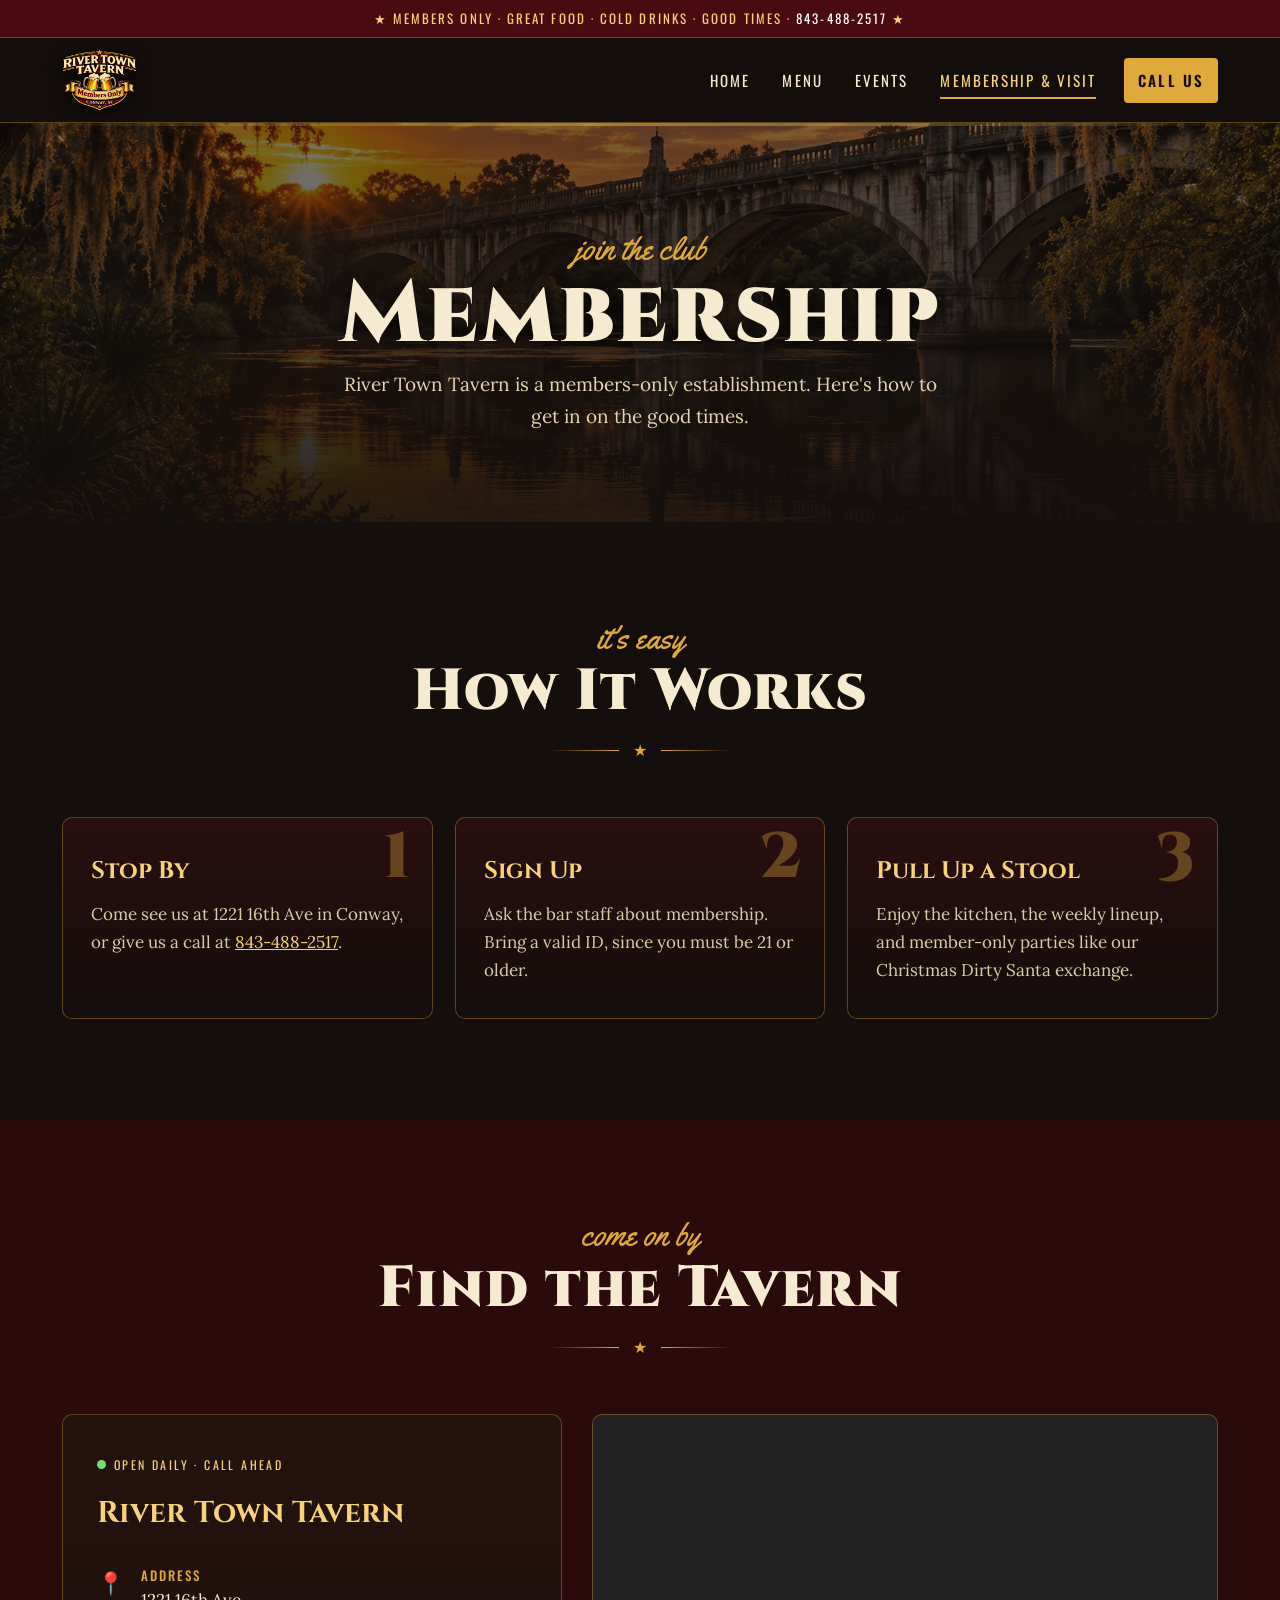
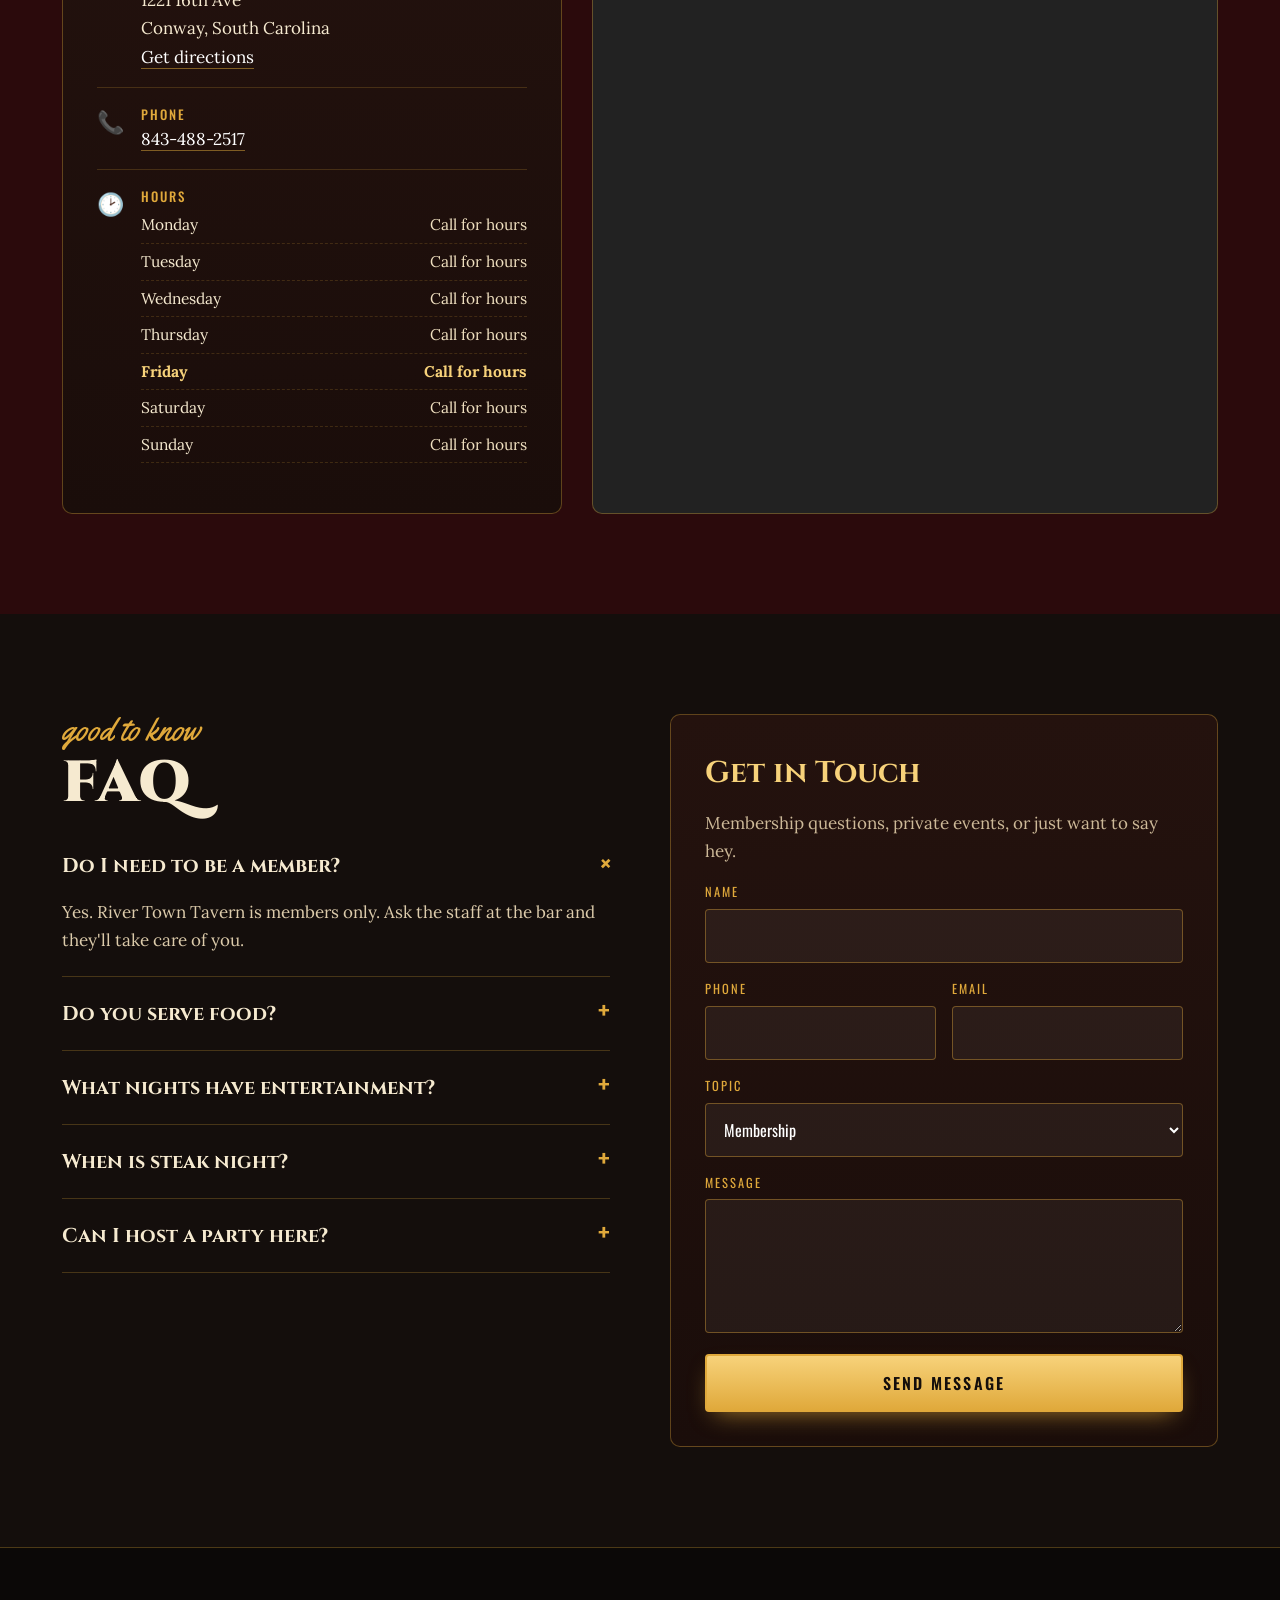
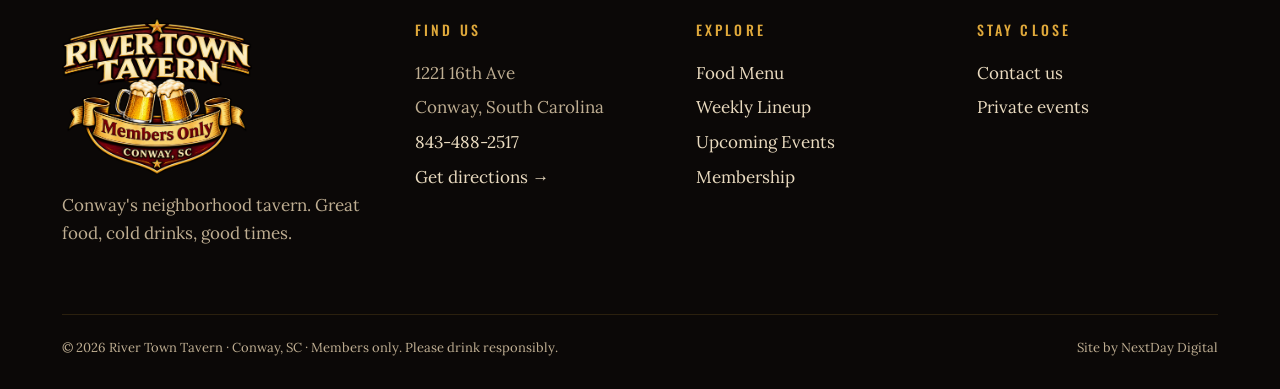
<file: visit.html>
<!doctype html>
<html lang="en">
<head>
<meta charset="utf-8">
<meta name="viewport" content="width=device-width,initial-scale=1">
<title>Membership & Visit | River Town Tavern · Conway, SC</title>
<meta name="description" content="How membership works at River Town Tavern, plus hours, directions, FAQ and contact for private events in Conway, SC.">
<meta name="theme-color" content="#140E0C">
<meta property="og:title" content="Membership & Visit | River Town Tavern · Conway, SC">
<meta property="og:description" content="How membership works at River Town Tavern, plus hours, directions, FAQ and contact for private events in Conway, SC.">
<meta property="og:image" content="assets/img/logo-backdrop.jpg">
<link rel="icon" href="assets/img/favicon.png" type="image/png">
<link rel="preconnect" href="https://fonts.googleapis.com"><link rel="preconnect" href="https://fonts.gstatic.com" crossorigin>
<link href="https://fonts.googleapis.com/css2?family=Alfa+Slab+One&family=Cinzel:wght@700;900&family=Lora:ital,wght@0,400;0,500;1,400&family=Oswald:wght@400;500;600&family=Yellowtail&display=swap" rel="stylesheet">
<link rel="stylesheet" href="assets/css/style.css">
<script type="application/ld+json">{"@context":"https://schema.org","@type":"BarOrPub","name":"River Town Tavern","servesCuisine":["American","Bar Food"],"telephone":"+1-843-488-2517","address":{"@type":"PostalAddress","streetAddress":"1221 16th Ave","addressLocality":"Conway","addressRegion":"SC","addressCountry":"US"},"image":"assets/img/logo.png"}</script>
</head>
<body>
<div class="topbar">★ Members Only<span class="hide-m"> · Great Food · Cold Drinks · Good Times</span> · <a href="tel:8434882517">843-488-2517</a> ★</div>
<header class="site">
  <div class="wrap nav">
    <a class="brand" href="index.html" aria-label="River Town Tavern home"><img src="assets/img/logo-sm.png" alt="River Town Tavern"></a>
    <button class="burger" aria-label="Open menu" aria-expanded="false"><i></i><i></i><i></i></button>
    <nav class="links"><a href="index.html">Home</a><a href="menu.html">Menu</a><a href="events.html">Events</a><a href="visit.html" aria-current="page">Membership &amp; Visit</a><a class="cta" href="tel:8434882517">Call Us</a></nav>
  </div>
</header>

<main>
<section class="page-hero"><div class="bg" style="background-image:url(assets/img/hero-river.jpg);background-position:center 70%"></div><div class="wrap"><div class="kicker">join the club</div><h1>Membership</h1><p>River Town Tavern is a members-only establishment. Here's how to get in on the good times.</p></div></section>
<section>
  <div class="wrap">
    <div class="sec-head rv"><div class="kicker">it's easy</div><h2 class="h2">How It Works</h2><div class="orn"><span>★</span></div></div>
    <div class="steps">
      <div class="step rv"><h3>Stop By</h3><p>Come see us at 1221 16th Ave in Conway, or give us a call at <a href="tel:8434882517" style="color:var(--gold-2)">843-488-2517</a>.</p></div>
      <div class="step rv"><h3>Sign Up</h3><p>Ask the bar staff about membership. Bring a valid ID, since you must be 21 or older.</p></div>
      <div class="step rv"><h3>Pull Up a Stool</h3><p>Enjoy the kitchen, the weekly lineup, and member-only parties like our Christmas Dirty Santa exchange.</p></div>
    </div>
  </div>
</section>
<section class="visit">
  <div class="wrap">
    <div class="sec-head rv"><div class="kicker">come on by</div><h2 class="h2">Find the Tavern</h2><div class="orn"><span>★</span></div></div>
    <div class="grid">
      <div class="card-dark rv">
        <span class="live" data-open></span>
        <h3 style="margin-top:12px">River Town Tavern</h3>
        <div class="row"><div class="ic">📍</div><div><b>Address</b>1221 16th Ave<br>Conway, South Carolina<br><a href="https://www.google.com/maps/dir/?api=1&destination=1221+16th+Ave,+Conway,+SC" target="_blank" rel="noopener">Get directions</a></div></div>
        <div class="row"><div class="ic">📞</div><div><b>Phone</b><span data-phone></span></div></div>
        <div class="row"><div class="ic">🕑</div><div style="flex:1"><b>Hours</b><table class="hours" data-hours></table></div></div>
      </div>
      <div class="map rv"><iframe title="Map to River Town Tavern" loading="lazy" referrerpolicy="no-referrer-when-downgrade" src="https://www.google.com/maps?q=1221+16th+Ave,+Conway,+SC&output=embed"></iframe></div>
    </div>
  </div>
</section>
<section>
  <div class="wrap about"><div class="grid" style="align-items:start">
    <div class="faq rv">
      <div class="kicker">good to know</div><h2 class="h2">FAQ</h2>
      <details open><summary>Do I need to be a member?</summary><p>Yes. River Town Tavern is members only. Ask the staff at the bar and they'll take care of you.</p></details>
      <details><summary>Do you serve food?</summary><p>Absolutely. We have a full kitchen with wings, nachos, ½ lb Angus burgers, handhelds, salads, wraps and desserts. <a href="menu.html" style="color:var(--gold-2)">See the menu.</a></p></details>
      <details><summary>What nights have entertainment?</summary><p>Open mic is Wednesday from 7 to 10 PM, and karaoke starts at 9 PM on Fridays. Check the <a href="events.html" style="color:var(--gold-2)">events page</a> for the current lineup.</p></details>
      <details><summary>When is steak night?</summary><p>Steak night is $19.99 and the night can change, especially around holidays. Check this week's lineup or give us a call.</p></details>
      <details><summary>Can I host a party here?</summary><p>Send us a message below about birthdays, get-togethers or private events and we'll get back to you.</p></details>
    </div>
    <div id="contact" class="card-dark rv" style="scroll-margin-top:110px">
      <h3>Get in Touch</h3>
      <p style="margin-top:0;color:#cdb998">Membership questions, private events, or just want to say hey.</p>
      <form class="contact">
        <label>Name<input name="name" required autocomplete="name"></label>
        <div class="two"><label>Phone<input name="phone" type="tel" autocomplete="tel"></label><label>Email<input name="email" type="email" autocomplete="email"></label></div>
        <label>Topic<select name="topic"><option>Membership</option><option>Private event / party</option><option>Open mic or karaoke</option><option>General question</option></select></label>
        <label>Message<textarea name="msg" rows="4" required></textarea></label>
        <button class="btn btn-gold" type="submit" style="justify-content:center">Send Message</button>
        <p class="form-ok" hidden style="margin:0;color:var(--gold-2)">Thanks! Your email app should open to send this.</p>
      </form>
    </div>
  </div></div>
</section>
</main>
<footer class="site">
  <div class="wrap">
    <div class="foot">
      <div><img src="assets/img/logo.png" alt="River Town Tavern"><p style="margin-top:16px">Conway's neighborhood tavern. Great food, cold drinks, good times.</p></div>
      <div><h4>Find Us</h4><ul><li>1221 16th Ave</li><li>Conway, South Carolina</li><li data-phone></li><li><a href="https://www.google.com/maps/dir/?api=1&destination=1221+16th+Ave,+Conway,+SC" target="_blank" rel="noopener">Get directions →</a></li></ul></div>
      <div><h4>Explore</h4><ul><li><a href="menu.html">Food Menu</a></li><li><a href="events.html">Weekly Lineup</a></li><li><a href="events.html#upcoming">Upcoming Events</a></li><li><a href="visit.html">Membership</a></li></ul></div>
      <div><h4>Stay Close</h4><ul><li><a href="visit.html#contact">Contact us</a></li><li><a href="visit.html#contact">Private events</a></li><li data-fb></li></ul></div>
    </div>
    <div class="copy"><span>© <span data-year></span> River Town Tavern · Conway, SC · Members only. Please drink responsibly.</span><span>Site by NextDay Digital</span></div>
  </div>
</footer>
<div class="lightbox" role="dialog" aria-label="Image viewer"><img alt=""></div>
<script src="assets/js/main.js"></script>
</body>
</html>
</file>
<file: assets/css/style.css>
/* =========================================================
   River Town Tavern · Conway, SC
   Oxblood + brass + parchment, pulled from the logo & menu
   ========================================================= */
:root{
  --oxblood:#6B1218;
  --oxblood-2:#4A0B10;
  --wine:#2B0A0C;
  --char:#140E0C;
  --wood:#3A2218;
  --gold:#E0A93B;
  --gold-2:#F7D27A;
  --brass:#B8862E;
  --cream:#F6EAD0;
  --parch:#EFE3C8;
  --parch-2:#E4D3AE;
  --navy:#16233D;
  --ink:#231A15;
  --muted:#6E5D4E;

  --serif:"Cinzel", Georgia, serif;
  --slab:"Alfa Slab One", Georgia, serif;
  --cond:"Oswald", "Arial Narrow", sans-serif;
  --body:"Lora", Georgia, serif;
  --script:"Yellowtail", cursive;
  --max:1200px;
}
*{box-sizing:border-box}
html{scroll-behavior:smooth}
body{margin:0;background:var(--char);color:var(--cream);font-family:var(--body);font-size:17px;line-height:1.65;-webkit-font-smoothing:antialiased;overflow-x:hidden}
img{max-width:100%;display:block}
a{color:inherit}
.wrap{max-width:var(--max);margin:0 auto;padding:0 22px}
.hide-m{}

/* wood + grain texture helper */
.wood{
  background:
    repeating-linear-gradient(90deg, rgba(0,0,0,.18) 0 2px, transparent 2px 9px),
    repeating-linear-gradient(90deg, rgba(255,255,255,.025) 0 1px, transparent 1px 23px),
    linear-gradient(180deg,#3d2419,#2a170f);
}

/* ---------- top bar / header ---------- */
.topbar{background:var(--oxblood-2);color:var(--gold-2);text-align:center;font-family:var(--cond);letter-spacing:.16em;text-transform:uppercase;font-size:13px;padding:8px 12px;border-bottom:1px solid rgba(224,169,59,.35)}
.topbar a{text-decoration:none;color:#fff}
header.site{position:sticky;top:0;z-index:60;background:rgba(20,14,12,.88);backdrop-filter:blur(10px);border-bottom:1px solid rgba(224,169,59,.35)}
header.site::after{content:"";position:absolute;left:0;right:0;bottom:-4px;height:3px;background:linear-gradient(90deg,transparent,var(--gold),transparent);opacity:.55}
.nav{display:flex;align-items:center;justify-content:space-between;height:84px;position:relative}
.brand{display:flex;align-items:center;gap:12px;text-decoration:none}
.brand img{height:62px;width:auto;filter:drop-shadow(0 4px 8px rgba(0,0,0,.6));transition:transform .4s}
.brand:hover img{transform:rotate(-3deg) scale(1.04)}
.links{display:flex;align-items:center;gap:4px}
.links a{font-family:var(--cond);text-transform:uppercase;letter-spacing:.14em;font-size:15px;text-decoration:none;padding:10px 14px;color:var(--cream);position:relative}
.links a::after{content:"";position:absolute;left:14px;right:14px;bottom:4px;height:2px;background:var(--gold);transform:scaleX(0);transition:transform .25s}
.links a:hover::after,.links a[aria-current="page"]::after{transform:scaleX(1)}
.links a[aria-current="page"]{color:var(--gold-2)}
.links a.cta{background:var(--gold);color:var(--char);border-radius:4px;margin-left:10px;font-weight:600}
.links a.cta::after{display:none}
.links a.cta:hover{background:var(--gold-2)}
.burger{display:none;background:none;border:0;cursor:pointer;padding:10px}
.burger i{display:block;width:28px;height:2px;background:var(--gold);margin:6px 0;transition:.3s}

/* ---------- buttons ---------- */
.btn{display:inline-flex;align-items:center;gap:10px;font-family:var(--cond);text-transform:uppercase;letter-spacing:.14em;font-size:16px;font-weight:600;text-decoration:none;padding:15px 28px;border-radius:4px;border:2px solid var(--gold);cursor:pointer;transition:all .2s}
.btn-gold{background:linear-gradient(180deg,var(--gold-2),var(--gold));color:var(--char);box-shadow:0 10px 24px -10px rgba(224,169,59,.7)}
.btn-gold:hover{transform:translateY(-2px);box-shadow:0 16px 30px -12px rgba(224,169,59,.9)}
.btn-line{background:rgba(0,0,0,.25);color:var(--gold-2)}
.btn-line:hover{background:var(--gold);color:var(--char)}
.btn-ox{background:var(--oxblood);border-color:var(--oxblood);color:#fff}
.btn-ox:hover{background:var(--oxblood-2)}

/* ---------- ornaments ---------- */
.orn{display:flex;align-items:center;justify-content:center;gap:14px;color:var(--gold)}
.orn::before,.orn::after{content:"";height:1px;width:70px;background:linear-gradient(90deg,transparent,var(--gold))}
.orn::after{transform:scaleX(-1)}
.orn span{font-size:16px}
.kicker{font-family:var(--script);color:var(--gold);font-size:32px;line-height:1}
.h2{font-family:var(--serif);font-weight:900;font-size:clamp(34px,4.6vw,58px);line-height:1.05;margin:8px 0 14px;letter-spacing:.02em}
.sec-head{text-align:center;max-width:760px;margin:0 auto 54px}
.sec-head p{color:#d8c7a6;font-size:18px;margin:0}
section{padding:100px 0;position:relative}

/* ---------- hero ---------- */
.hero{min-height:calc(100vh - 120px);min-height:calc(100svh - 120px);display:grid;place-items:center;text-align:center;position:relative;overflow:hidden;padding:60px 0 120px}
.hero .bg{position:absolute;inset:0;background:url(../img/hero-river.jpg) center 60%/cover no-repeat;transform:scale(1.08);animation:drift 26s ease-in-out infinite alternate}
@keyframes drift{to{transform:scale(1.16) translate(-1.5%,-1%)}}
.hero::before{content:"";position:absolute;inset:0;z-index:1;background:
  radial-gradient(ellipse at 50% 40%, rgba(20,14,12,.15), rgba(20,14,12,.75) 70%),
  linear-gradient(180deg, rgba(20,14,12,.25) 0%, rgba(20,14,12,.0) 40%, rgba(20,14,12,.95) 100%)}
.hero .inner{position:relative;z-index:2;max-width:880px}
.hero .logo{width:min(560px,86vw);margin:0 auto;filter:drop-shadow(0 20px 40px rgba(0,0,0,.75));animation:rise 1.2s cubic-bezier(.2,.8,.2,1) both}
@keyframes rise{from{opacity:0;transform:translateY(30px) scale(.96)}}
.hero .tag{font-family:var(--cond);text-transform:uppercase;letter-spacing:.35em;color:var(--gold-2);font-size:15px;margin:26px 0 8px;animation:rise 1.2s .2s both}
.hero h1{font-family:var(--serif);font-weight:700;font-size:clamp(20px,2.6vw,28px);margin:0 0 30px;color:#fff;letter-spacing:.06em;animation:rise 1.2s .3s both;text-shadow:0 2px 12px rgba(0,0,0,.8)}
.hero .ctas{display:flex;gap:14px;justify-content:center;flex-wrap:wrap;animation:rise 1.2s .45s both}
.scroll-cue{position:absolute;bottom:26px;left:50%;transform:translateX(-50%);z-index:2;color:var(--gold);font-family:var(--cond);letter-spacing:.3em;font-size:12px;text-transform:uppercase;text-align:center;text-decoration:none}
.scroll-cue i{display:block;width:1px;height:38px;margin:8px auto 0;background:linear-gradient(var(--gold),transparent);animation:cue 2s infinite}
@keyframes cue{0%{transform:scaleY(0);transform-origin:top}50%{transform:scaleY(1);transform-origin:top}51%{transform-origin:bottom}100%{transform:scaleY(0);transform-origin:bottom}}

/* tonight strip */
.tonight{position:relative;z-index:5;margin-top:-70px}
.tonight-card{display:grid;grid-template-columns:auto 1fr auto;gap:28px;align-items:center;background:linear-gradient(135deg,var(--oxblood),var(--oxblood-2));border:1px solid var(--gold);border-radius:10px;padding:26px 34px;box-shadow:0 30px 60px -20px rgba(0,0,0,.8), inset 0 0 0 6px rgba(0,0,0,.15)}
.tonight-card .day{font-family:var(--cond);text-transform:uppercase;letter-spacing:.2em;font-size:13px;color:var(--gold-2);text-align:center;border-right:1px solid rgba(224,169,59,.4);padding-right:28px}
.tonight-card .day b{display:block;font-family:var(--serif);font-size:44px;letter-spacing:0;color:#fff;line-height:1;margin-top:4px}
.tonight-card h3{font-family:var(--serif);font-size:28px;margin:0;line-height:1.15}
.tonight-card p{margin:4px 0 0;color:#e9d3b0}
.live{display:inline-flex;align-items:center;gap:8px;font-family:var(--cond);text-transform:uppercase;letter-spacing:.2em;font-size:12px;color:var(--gold-2)}
.live i{width:9px;height:9px;border-radius:50%;background:#6fe07a;box-shadow:0 0 0 0 rgba(111,224,122,.6);animation:pulse 1.8s infinite}
@keyframes pulse{70%{box-shadow:0 0 0 10px rgba(111,224,122,0)}}

/* ---------- ticker ---------- */
.ticker{background:var(--gold);color:var(--char);overflow:hidden;white-space:nowrap;border-block:2px solid var(--char)}
.ticker .track{display:inline-flex;animation:scroll 40s linear infinite;padding:13px 0}
.ticker span{font-family:var(--serif);font-weight:900;font-size:20px;letter-spacing:.06em;padding:0 22px;text-transform:uppercase}
.ticker span.star{color:var(--oxblood)}
@keyframes scroll{to{transform:translateX(-50%)}}

/* ---------- weekly lineup boards ---------- */
.lineup{display:grid;grid-template-columns:repeat(4,1fr);gap:22px}
.plank{position:relative;border-radius:8px;padding:30px 24px 28px;border:1px solid rgba(224,169,59,.35);box-shadow:0 20px 40px -20px rgba(0,0,0,.9), inset 0 1px 0 rgba(255,255,255,.08);overflow:hidden;transition:transform .3s, border-color .3s}
.plank:hover{transform:translateY(-6px);border-color:var(--gold)}
.plank::before,.plank::after{content:"";position:absolute;top:12px;width:9px;height:9px;border-radius:50%;background:radial-gradient(circle at 35% 35%,#f3d48a,#7a5418);box-shadow:0 1px 2px #000}
.plank::before{left:12px}.plank::after{right:12px}
.plank .d{font-family:var(--script);font-size:46px;color:#fff;line-height:1;text-shadow:3px 3px 0 var(--oxblood)}
.plank h3{font-family:var(--slab);font-weight:400;font-size:25px;line-height:1.1;color:var(--gold-2);margin:14px 0 6px;text-transform:uppercase}
.plank p{margin:0;color:#dcc8a6;font-size:15.5px}
.plank .price{font-family:var(--slab);color:#fff;font-size:30px;margin-top:14px;display:block}
.plank .ic{position:absolute;right:16px;bottom:12px;font-size:44px;opacity:.22}
.plank.today{border-color:var(--gold);box-shadow:0 0 0 2px var(--gold),0 20px 50px -18px rgba(224,169,59,.55)}
.plank .badge{position:absolute;top:22px;right:28px;background:var(--gold);color:var(--char);font-family:var(--cond);font-size:11px;letter-spacing:.2em;text-transform:uppercase;padding:3px 9px;border-radius:3px;font-weight:600}
.neon-pink{color:#ff8ad8!important;text-shadow:0 0 6px #ff4fc1,0 0 18px #ff4fc1}

/* ---------- deal / steak ---------- */
.deal{background:var(--wine);overflow:hidden}
.deal .grid{display:grid;grid-template-columns:1.1fr 1fr;gap:60px;align-items:center}
.deal .photo{position:relative;border-radius:10px;overflow:hidden;box-shadow:0 40px 80px -30px #000;border:1px solid rgba(224,169,59,.4)}
.deal .photo img{width:100%;aspect-ratio:4/3;object-fit:cover;transition:transform 1.2s}
.deal .photo:hover img{transform:scale(1.05)}
.seal{position:absolute;top:20px;left:20px;width:128px;height:128px;border-radius:50%;background:radial-gradient(circle at 35% 30%,var(--gold-2),var(--brass));color:var(--oxblood-2);display:grid;place-items:center;text-align:center;font-family:var(--serif);font-weight:900;line-height:1;box-shadow:0 10px 30px rgba(0,0,0,.6), inset 0 0 0 5px rgba(255,255,255,.25), inset 0 0 0 7px rgba(107,18,24,.6);transform:rotate(-10deg)}
.seal small{display:block;font-family:var(--cond);letter-spacing:.18em;font-size:11px;font-weight:600}
.seal b{font-size:24px;display:block;margin:4px 0}
.price-list{list-style:none;padding:0;margin:26px 0 32px}
.price-list li{display:flex;align-items:baseline;gap:14px;padding:14px 0;border-bottom:1px solid rgba(224,169,59,.25)}
.price-list .n{font-family:var(--serif);font-weight:700;font-size:24px}
.price-list .dots{flex:1;border-bottom:2px dotted rgba(224,169,59,.45);transform:translateY(-6px)}
.price-list .p{font-family:var(--slab);font-size:34px;color:var(--gold-2)}
.fine{font-size:13px;color:#a99579}

/* ---------- parchment section (menu picks) ---------- */
.parch{background:var(--parch);color:var(--ink);background-image:radial-gradient(ellipse at 20% 0%,rgba(255,255,255,.6),transparent 60%),radial-gradient(ellipse at 100% 100%,rgba(160,120,60,.18),transparent 60%)}
.parch .h2{color:var(--navy)}
.parch .kicker{color:var(--oxblood)}
.parch .sec-head p{color:var(--muted)}
.parch .orn{color:var(--brass)}
.parch .orn::before,.parch .orn::after{background:linear-gradient(90deg,transparent,var(--brass))}
.picks{display:grid;grid-template-columns:repeat(3,1fr);gap:22px}
.pick{background:#fbf5e6;border:1px solid var(--parch-2);border-radius:8px;padding:26px 26px 24px;position:relative;box-shadow:0 14px 30px -22px rgba(60,30,10,.6);transition:transform .25s, box-shadow .25s}
.pick:hover{transform:translateY(-4px);box-shadow:0 24px 40px -24px rgba(60,30,10,.7)}
.pick .cat{font-family:var(--cond);letter-spacing:.2em;text-transform:uppercase;font-size:12px;color:var(--oxblood)}
.pick h3{font-family:var(--serif);font-weight:700;color:var(--navy);font-size:23px;margin:6px 0 6px;line-height:1.2}
.pick p{margin:0;color:var(--muted);font-size:15.5px}
.pick .pr{position:absolute;top:22px;right:24px;font-family:var(--slab);color:var(--oxblood);font-size:20px}

/* ---------- event spotlight ---------- */
.event{background:linear-gradient(180deg,#0d2416,#071a0f);overflow:hidden}
.event::before{content:"";position:absolute;inset:0;background:radial-gradient(circle at 15% 20%,rgba(255,60,60,.18),transparent 40%),radial-gradient(circle at 90% 80%,rgba(255,215,90,.12),transparent 40%)}
.event .grid{display:grid;grid-template-columns:.9fr 1.1fr;gap:60px;align-items:center;position:relative}
.flyer{border-radius:10px;overflow:hidden;box-shadow:0 40px 80px -30px #000;transform:rotate(-2deg);border:6px solid #fff;cursor:zoom-in}
.event .kicker{color:#ff6b6b}
.ev-facts{display:grid;grid-template-columns:repeat(3,1fr);gap:12px;margin:22px 0}
.ev-facts div{background:rgba(255,255,255,.06);border:1px solid rgba(255,255,255,.15);border-radius:8px;padding:14px;text-align:center}
.ev-facts b{display:block;font-family:var(--serif);font-size:22px;color:#fff}
.ev-facts small{font-family:var(--cond);letter-spacing:.18em;text-transform:uppercase;color:#f3c9a0;font-size:11px}
.countdown{display:flex;gap:12px;margin:6px 0 26px}
.countdown div{min-width:78px;text-align:center;background:#b3121b;border-radius:8px;padding:10px 6px;box-shadow:inset 0 -4px 0 rgba(0,0,0,.25)}
.countdown b{display:block;font-family:var(--slab);font-size:32px;line-height:1;color:#fff}
.countdown small{font-family:var(--cond);letter-spacing:.16em;text-transform:uppercase;font-size:11px;color:#ffd7d7}
.tag-pill{display:inline-block;font-family:var(--cond);letter-spacing:.18em;text-transform:uppercase;font-size:12px;padding:5px 12px;border-radius:3px;background:var(--gold);color:var(--char);font-weight:600}

/* ---------- about split ---------- */
.about .grid{display:grid;grid-template-columns:1fr 1fr;gap:60px;align-items:center}
.about .photo{position:relative}
.about .photo img{border-radius:10px;aspect-ratio:4/3.3;object-fit:cover;width:100%;border:1px solid rgba(224,169,59,.4);box-shadow:0 40px 70px -30px #000}
.about .photo .stamp{position:absolute;right:-20px;bottom:-26px;width:190px;filter:drop-shadow(0 12px 20px rgba(0,0,0,.7));transform:rotate(6deg)}
.about p{color:#dccbab}
.feats{display:grid;grid-template-columns:1fr 1fr;gap:12px 22px;margin:24px 0 30px;padding:0;list-style:none}
.feats li{font-family:var(--cond);letter-spacing:.1em;text-transform:uppercase;font-size:15px;display:flex;gap:10px;align-items:center}
.feats li::before{content:"★";color:var(--gold)}

/* ---------- visit band ---------- */
.visit{background:var(--wine)}
.visit .grid{display:grid;grid-template-columns:1fr 1.25fr;gap:30px}
.card-dark{background:linear-gradient(180deg,#24120e,#1a0d0a);border:1px solid rgba(224,169,59,.35);border-radius:10px;padding:34px}
.card-dark h3{font-family:var(--serif);font-size:30px;margin:0 0 10px;color:var(--gold-2)}
.row{display:flex;gap:16px;padding:16px 0;border-bottom:1px solid rgba(224,169,59,.2)}
.row:last-child{border-bottom:0}
.row .ic{font-size:22px;width:28px;flex:none;color:var(--gold)}
.row b{display:block;font-family:var(--cond);letter-spacing:.16em;text-transform:uppercase;font-size:13px;color:var(--gold);font-weight:500}
.row a{color:#fff;text-decoration:none;border-bottom:1px solid rgba(224,169,59,.5)}
.hours{width:100%;border-collapse:collapse;font-size:15.5px}
.hours td{padding:5px 0;border-bottom:1px dashed rgba(224,169,59,.18)}
.hours td:last-child{text-align:right;color:#f0e0c0}
.hours tr.today td{color:var(--gold-2);font-weight:700}
.map{border-radius:10px;overflow:hidden;border:1px solid rgba(224,169,59,.35);min-height:420px;background:#222}
.map iframe{width:100%;height:100%;min-height:420px;border:0;display:block;filter:sepia(.25) saturate(.9) contrast(1.05)}

/* ---------- footer ---------- */
footer.site{background:#0b0807;border-top:1px solid rgba(224,169,59,.3);padding:70px 0 30px;color:#bfae92}
.foot{display:grid;grid-template-columns:1.3fr 1fr 1fr 1fr;gap:40px}
.foot img{width:190px}
.foot h4{font-family:var(--cond);letter-spacing:.22em;text-transform:uppercase;font-size:14px;color:var(--gold);margin:0 0 14px;font-weight:500}
.foot ul{list-style:none;padding:0;margin:0;line-height:2.05}
.foot a{text-decoration:none;color:#eadbc0}
.foot a:hover{color:var(--gold-2)}
.copy{border-top:1px solid rgba(224,169,59,.15);margin-top:50px;padding-top:22px;display:flex;justify-content:space-between;flex-wrap:wrap;gap:10px;font-size:13px}

/* ================= PAGE HERO ================= */
.page-hero{position:relative;padding:110px 0 90px;text-align:center;overflow:hidden}
.page-hero .bg{position:absolute;inset:0;background-size:cover;background-position:center;transform:scale(1.05)}
.page-hero::before{content:"";position:absolute;inset:0;z-index:1;background:linear-gradient(180deg,rgba(20,14,12,.55),rgba(20,14,12,.92))}
.page-hero .wrap{position:relative;z-index:2}
.page-hero h1{font-family:var(--serif);font-weight:900;font-size:clamp(46px,7vw,88px);margin:6px 0 10px;line-height:1;letter-spacing:.03em;text-shadow:0 4px 20px rgba(0,0,0,.6)}
.page-hero p{max-width:620px;margin:0 auto;color:#e5d3b2;font-size:19px}

/* ================= MENU PAGE ================= */
.menu-page{background:var(--parch);color:var(--ink);padding-top:0}
.menu-nav{position:sticky;top:84px;z-index:40;background:rgba(22,35,61,.97);border-bottom:2px solid var(--gold);box-shadow:0 10px 20px -10px rgba(0,0,0,.4)}
.menu-nav .wrap{display:flex;align-items:center;gap:6px;overflow-x:auto;scrollbar-width:none;padding-top:10px;padding-bottom:10px}
.menu-nav .wrap::-webkit-scrollbar{display:none}
.menu-nav a{flex:none;font-family:var(--cond);letter-spacing:.14em;text-transform:uppercase;font-size:14px;text-decoration:none;color:var(--cream);padding:8px 14px;border-radius:3px;border:1px solid transparent}
.menu-nav a.on{border-color:var(--gold);color:var(--gold-2)}
.menu-search{margin-left:auto;flex:none;position:relative}
.menu-search input{font:inherit;font-family:var(--cond);letter-spacing:.06em;background:rgba(255,255,255,.08);border:1px solid rgba(224,169,59,.5);color:#fff;border-radius:3px;padding:8px 12px 8px 34px;width:220px}
.menu-search input::placeholder{color:#b9b0a0}
.menu-search::before{content:"⌕";position:absolute;left:11px;top:50%;transform:translateY(-52%);color:var(--gold);font-size:18px}
.menu-wrap{padding-top:60px;padding-bottom:40px}
.mblock{margin-bottom:70px;scroll-margin-top:170px}
.mhead{text-align:center;margin-bottom:30px}
.mhead .ribbon{display:inline-flex;align-items:center;gap:12px;background:var(--navy);color:var(--cream);font-family:var(--serif);font-weight:700;font-size:28px;letter-spacing:.06em;padding:10px 34px;position:relative;text-transform:uppercase;clip-path:polygon(0 0,100% 0,96% 50%,100% 100%,0 100%,4% 50%)}
.mhead p{font-style:italic;color:var(--muted);margin:12px 0 0;font-size:15.5px}
.mgrid{display:grid;grid-template-columns:1fr 1fr;gap:6px 50px}
.mi{padding:16px 0;border-bottom:1px dashed #cdbb92}
.mi .top{display:flex;align-items:baseline;gap:10px}
.mi h3{font-family:var(--serif);font-weight:700;font-size:20px;color:var(--navy);margin:0;line-height:1.25}
.mi .lead{flex:1;border-bottom:2px dotted #b9a67a;transform:translateY(-5px);min-width:16px}
.mi .pr{font-family:var(--slab);color:var(--oxblood);font-size:19px;white-space:nowrap}
.mi p{margin:4px 0 0;color:#5d4d3f;font-size:15.5px}
.mi .opt{display:inline-block;margin-top:6px;font-family:var(--cond);letter-spacing:.12em;text-transform:uppercase;font-size:11.5px;color:var(--oxblood);border:1px solid rgba(107,18,24,.35);padding:2px 8px;border-radius:3px}
.mi.hide{display:none}
.mi mark{background:var(--gold-2);color:inherit;padding:0 2px}
.no-results{text-align:center;color:var(--muted);font-style:italic;display:none;padding:30px}
.wrap-note{text-align:center;margin:-10px 0 26px;font-family:var(--slab);color:var(--oxblood);font-size:22px}
.menu-foot{text-align:center;border-top:2px solid var(--navy);padding-top:40px}
.menu-foot .big{font-family:var(--serif);font-weight:900;color:var(--navy);font-size:30px;letter-spacing:.06em}
.menu-foot a.ph{font-family:var(--slab);color:var(--brass);font-size:28px;text-decoration:none}
.thumb-menu{max-width:300px;margin:26px auto 0;border:1px solid var(--parch-2);box-shadow:0 20px 40px -20px rgba(0,0,0,.5);cursor:zoom-in;border-radius:4px}

/* ================= EVENTS PAGE ================= */
.week{display:grid;grid-template-columns:repeat(7,1fr);gap:10px}
.week .dcol{border:1px solid rgba(224,169,59,.25);border-radius:8px;padding:16px 12px;min-height:170px;background:rgba(255,255,255,.02)}
.week .dcol.today{border-color:var(--gold);background:rgba(224,169,59,.08)}
.week .dcol h4{font-family:var(--cond);letter-spacing:.2em;text-transform:uppercase;font-size:13px;color:var(--gold);margin:0 0 10px;font-weight:500}
.week .ev{background:var(--oxblood);border-radius:5px;padding:9px 10px;font-size:14px;line-height:1.35;margin-bottom:8px}
.week .ev b{display:block;font-family:var(--serif);font-size:15px}
.week .quiet{color:#8d7c64;font-style:italic;font-size:14px}
.flyers{display:grid;grid-template-columns:repeat(3,1fr);gap:22px}
.flyers img{width:100%;border-radius:8px;border:1px solid rgba(224,169,59,.35);cursor:zoom-in;transition:transform .3s;aspect-ratio:1/1.09;object-fit:cover;object-position:top}
.flyers img:hover{transform:translateY(-6px) rotate(-.8deg)}

/* ================= MEMBERSHIP / VISIT PAGE ================= */
.steps{display:grid;grid-template-columns:repeat(3,1fr);gap:22px;counter-reset:s}
.step{border:1px solid rgba(224,169,59,.35);border-radius:10px;padding:34px 28px;position:relative;counter-increment:s;background:linear-gradient(180deg,rgba(107,18,24,.25),rgba(0,0,0,0))}
.step::before{content:counter(s);font-family:var(--serif);font-weight:900;font-size:64px;color:var(--gold);opacity:.35;position:absolute;top:8px;right:22px;line-height:1}
.step h3{font-family:var(--serif);font-size:24px;margin:0 0 8px;color:var(--gold-2)}
.step p{margin:0;color:#dccbab}
.faq details{border-bottom:1px solid rgba(224,169,59,.25);padding:4px 0}
.faq summary{cursor:pointer;list-style:none;font-family:var(--serif);font-weight:700;font-size:20px;padding:16px 0;display:flex;justify-content:space-between;gap:20px}
.faq summary::after{content:"+";color:var(--gold);font-family:var(--cond);font-size:26px;line-height:1;transition:transform .25s}
.faq details[open] summary::after{transform:rotate(45deg)}
.faq p{margin:0 0 18px;color:#dccbab}
form.contact{display:grid;gap:16px}
form.contact .two{display:grid;grid-template-columns:1fr 1fr;gap:16px}
form.contact label{font-family:var(--cond);letter-spacing:.16em;text-transform:uppercase;font-size:12.5px;color:var(--gold)}
form.contact input,form.contact select,form.contact textarea{width:100%;margin-top:6px;font:inherit;font-size:16px;background:rgba(255,255,255,.05);border:1px solid rgba(224,169,59,.4);color:#fff;border-radius:4px;padding:13px 14px}
form.contact select option{color:#000}
form.contact input:focus,form.contact select:focus,form.contact textarea:focus{outline:none;border-color:var(--gold);box-shadow:0 0 0 3px rgba(224,169,59,.25)}

/* lightbox */
.lightbox{position:fixed;inset:0;z-index:200;background:rgba(8,5,4,.94);display:none;place-items:center;padding:20px;cursor:zoom-out}
.lightbox.show{display:grid}
.lightbox img{max-height:92vh;max-width:96vw;border-radius:6px;box-shadow:0 30px 80px #000}

/* reveal */
.rv{opacity:0;transform:translateY(30px);transition:opacity .8s ease,transform .8s ease}
.rv.in{opacity:1;transform:none}

/* ================= RESPONSIVE ================= */
@media (max-width:1020px){
  .lineup{grid-template-columns:1fr 1fr}
  .deal .grid,.event .grid,.about .grid,.visit .grid{grid-template-columns:1fr}
  .picks{grid-template-columns:1fr 1fr}
  .foot{grid-template-columns:1fr 1fr}
  .week{grid-template-columns:repeat(4,1fr)}
  .flyers{grid-template-columns:1fr 1fr}
}
@media (max-width:780px){
  body{font-size:16px}
  .hide-m{display:none}
  .nav{height:72px}
  .brand img{height:52px}
  .burger{display:block}
  .nav{position:static}
  .links{position:absolute;top:100%;left:0;right:0;flex-direction:column;align-items:stretch;background:rgba(20,14,12,.98);padding:16px 22px 24px;border-bottom:1px solid var(--gold);opacity:0;visibility:hidden;transform:translateY(-10px);transition:.3s}
  .links.open{opacity:1;visibility:visible;transform:none}
  .links a{text-align:center;font-size:18px;padding:14px}
  .links a.cta{margin:10px 0 0}
  .burger.x i:nth-child(1){transform:translateY(8px) rotate(45deg)}
  .burger.x i:nth-child(2){opacity:0}
  .burger.x i:nth-child(3){transform:translateY(-8px) rotate(-45deg)}
  .menu-nav{top:72px}
  section{padding:74px 0}
  .tonight{margin-top:-50px}
  .tonight-card{grid-template-columns:1fr;text-align:center;gap:14px;padding:24px}
  .tonight-card .day{border-right:0;border-bottom:1px solid rgba(224,169,59,.4);padding:0 0 14px}
  .lineup,.picks,.steps,.flyers{grid-template-columns:1fr}
  .mgrid{grid-template-columns:1fr}
  .menu-search{width:100%;order:-1;margin:0 0 4px}
  .menu-search input{width:100%}
  .menu-nav .wrap{flex-wrap:wrap}
  .menu-nav .cats{display:flex;gap:4px;overflow-x:auto;scrollbar-width:none;width:100%}
  .mblock{scroll-margin-top:200px}
  .ev-facts{grid-template-columns:1fr 1fr 1fr}
  .countdown div{min-width:0;flex:1}
  .feats{grid-template-columns:1fr}
  .about .photo .stamp{width:130px;right:-6px}
  .foot{grid-template-columns:1fr}
  .week{grid-template-columns:1fr 1fr}
  .week .dcol{min-height:0}
  form.contact .two{grid-template-columns:1fr}
  .mhead .ribbon{font-size:22px;padding:10px 26px}
  .seal{width:104px;height:104px}.seal b{font-size:20px}
  .price-list .n{font-size:20px}.price-list .p{font-size:28px}
}
@media (prefers-reduced-motion:reduce){*,*::before,*::after{animation:none!important;transition:none!important}.rv{opacity:1;transform:none}}
.menu-nav .cats{display:flex;gap:4px;overflow-x:auto;scrollbar-width:none}
.menu-nav .cats::-webkit-scrollbar{display:none}
</file>
